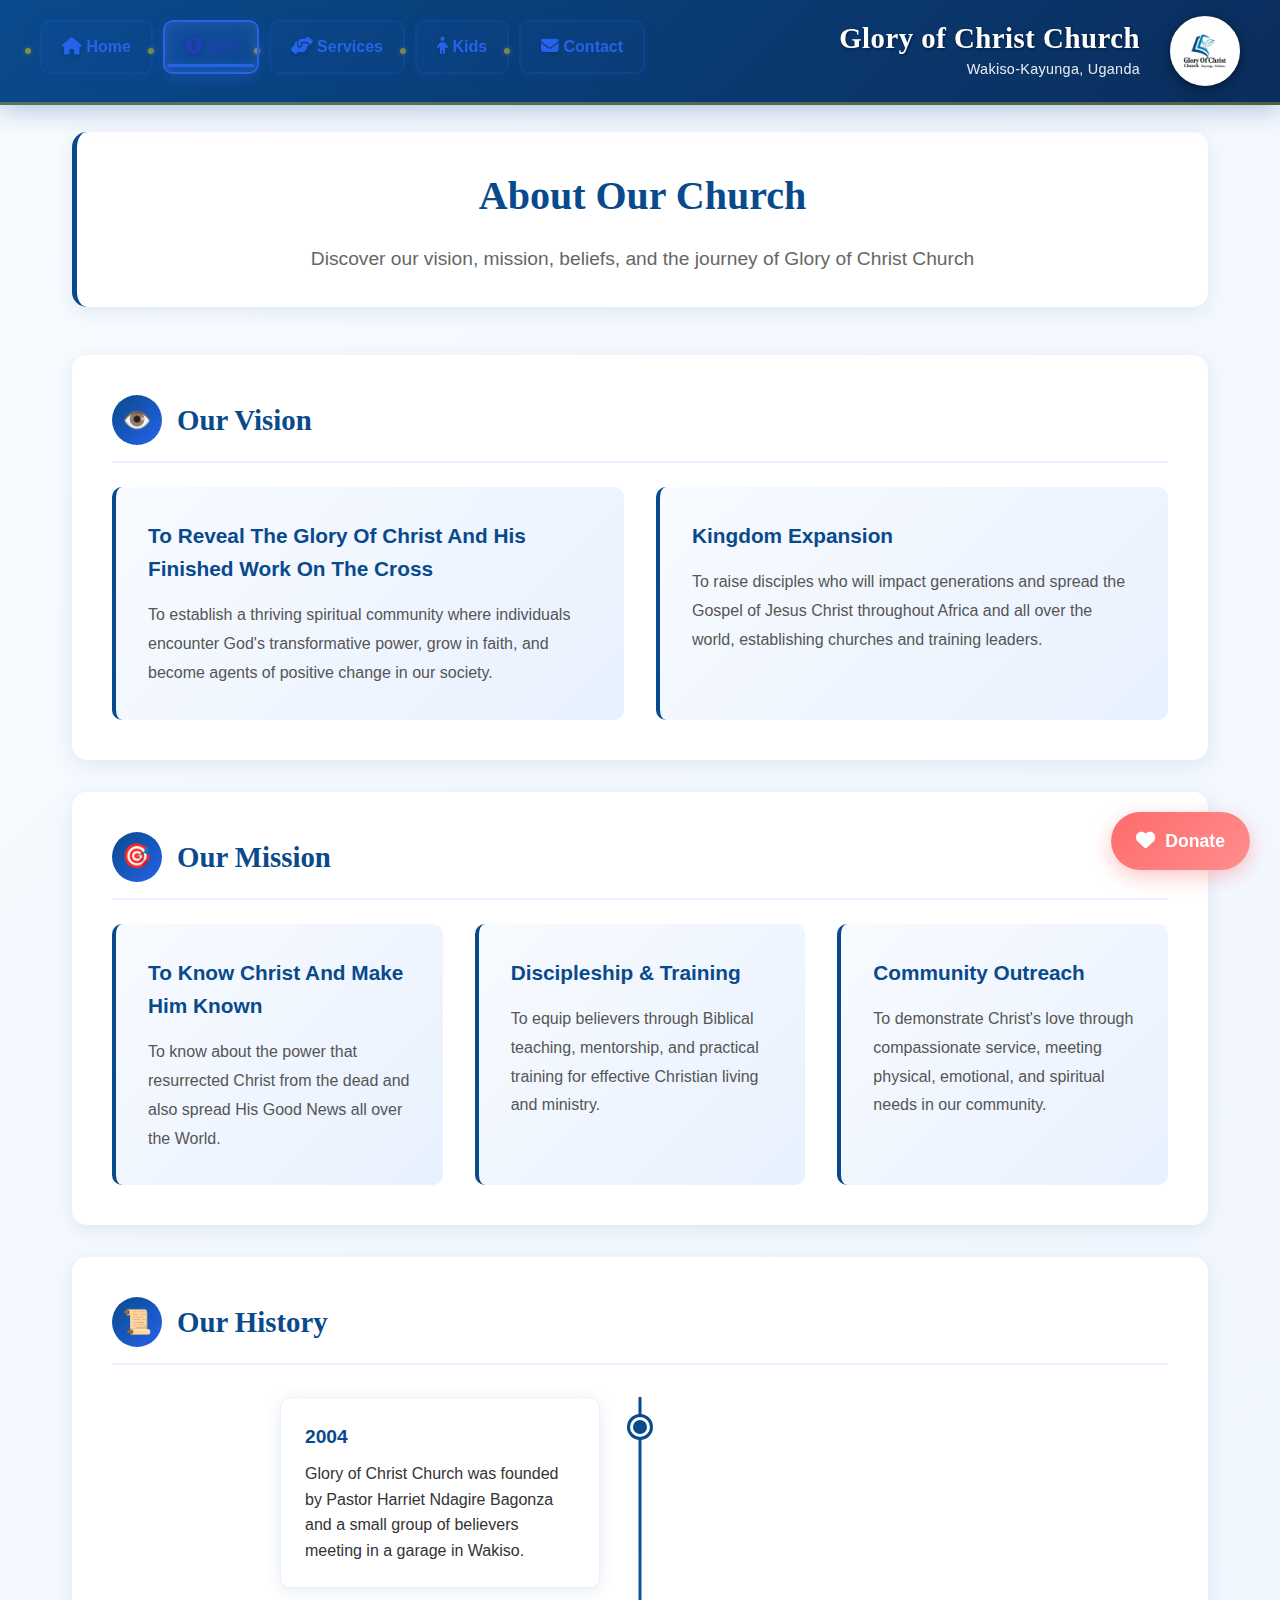
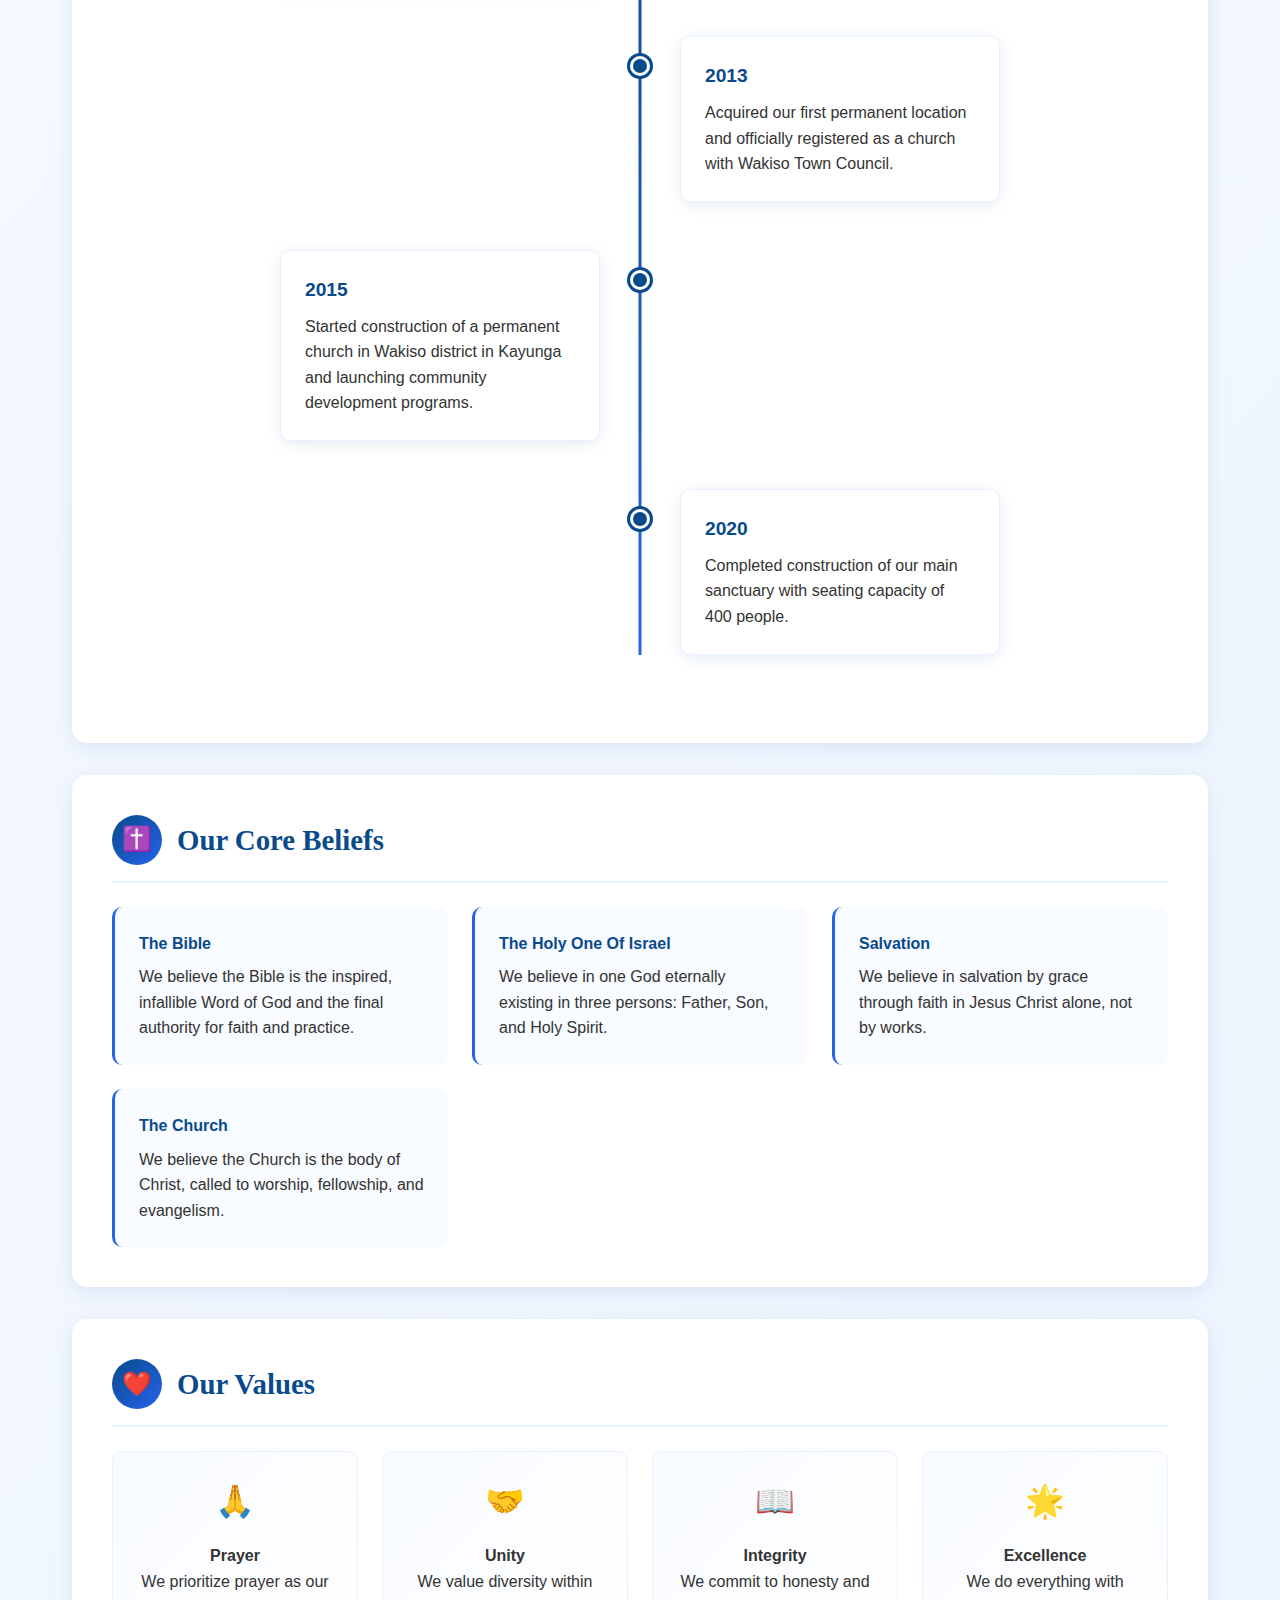
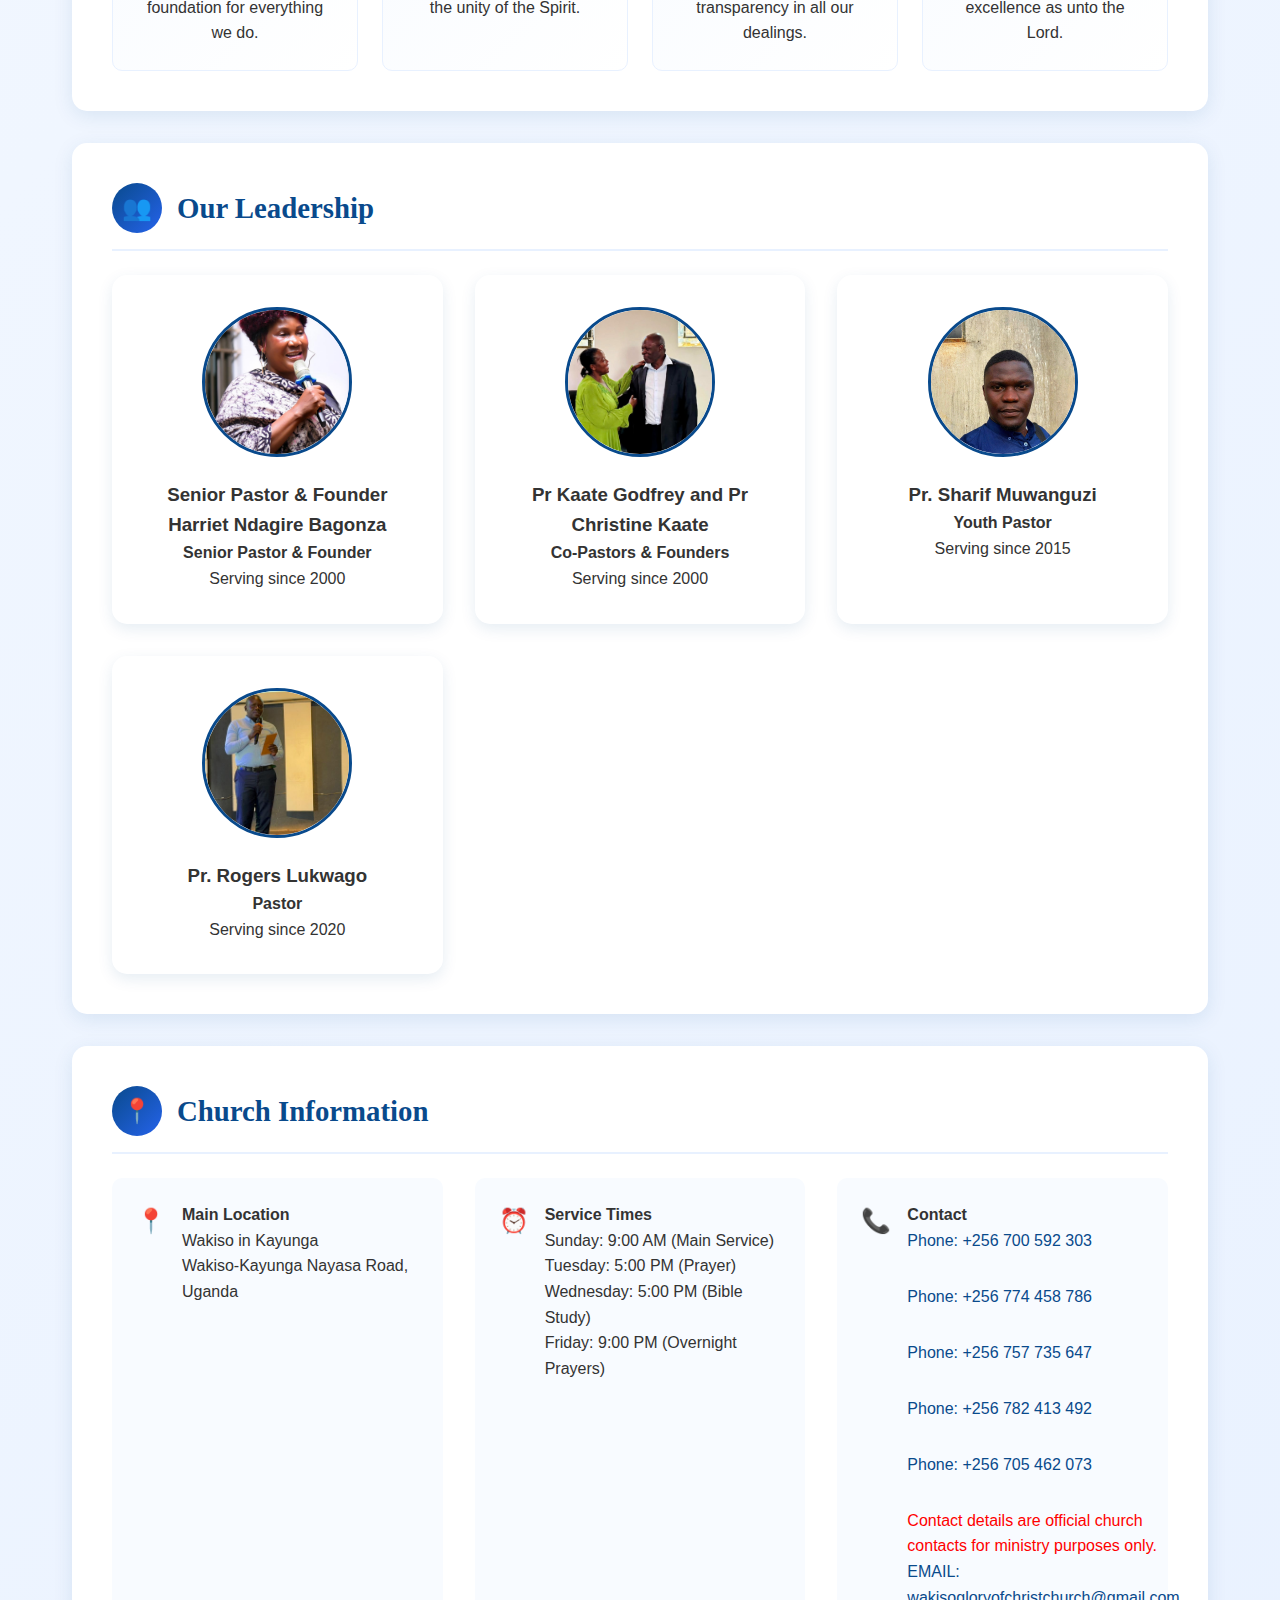
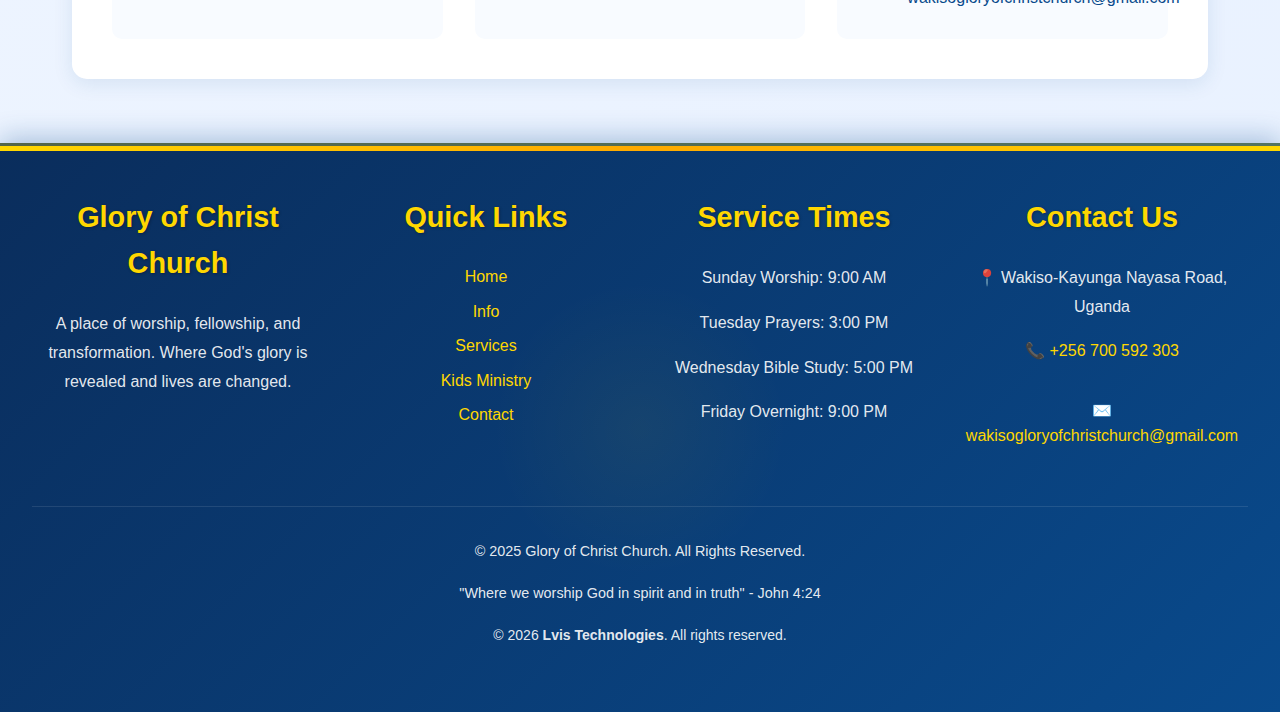
<file: info.html>
<!DOCTYPE html>
<html lang="en">
<head>
    <meta charset="UTF-8">
    <meta name="viewport" content="width=device-width, initial-scale=1.0">
    <title>Church Information - Glory of Christ Church Wakiso-Kayunga, Uganda</title>
    
    <!-- SEO Meta Tags -->
    <meta name="description" content="Discover the vision, mission, history, beliefs and leadership of Glory of Christ Church in Wakiso-Kayunga, Uganda. Learn about Pastor Harriet Ndagire Bagonza and our Christ-centered ministry.">
    <meta name="keywords" content="Glory of Christ Church information, church about us, Uganda church history, Wakiso church beliefs, Pastor Harriet Ndagire Bagonza, church leadership Uganda, church vision mission, Christian church Uganda">
    <meta name="author" content="Glory of Christ Church">
    <meta name="robots" content="index, follow">
    <meta name="language" content="English">
    <meta name="revisit-after" content="7 days">
    
    <!-- Open Graph for Social Media -->
    <meta property="og:type" content="website">
    <meta property="og:url" content="https://gloryofchristchurch.org/info.html">
    <meta property="og:title" content="Church Information - Glory of Christ Church Wakiso-Kayunga">
    <meta property="og:description" content="Learn about our vision, mission, beliefs, history and leadership at Glory of Christ Church in Wakiso-Kayunga, Uganda.">
    <meta property="og:image" content="https://gloryofchristchurch.org/Pastor1.jpg">
    <meta property="og:site_name" content="Glory of Christ Church">
    
    <!-- Twitter Cards -->
    <meta property="twitter:card" content="summary_large_image">
    <meta property="twitter:url" content="https://gloryofchristchurch.org/info.html">
    <meta property="twitter:title" content="About Glory of Christ Church Uganda">
    <meta property="twitter:description" content="Discover our vision, mission, history and beliefs. Wakiso-Kayunga church since 2004.">
    <meta property="twitter:image" content="https://gloryofchristchurch.org/Pastor1.jpg">
    
    <!-- Canonical URL -->
    <link rel="canonical" href="https://gloryofchristchurch.org/info.html">
    
    <!-- Page Relationships -->
    <link rel="prev" href="https://gloryofchristchurch.org/index.html">
    <link rel="next" href="https://gloryofchristchurch.org/services.html">
    
    <!-- Favicon -->
    <link rel="icon" type="image/jpg" href="elvis.jpg">
    <link rel="apple-touch-icon" href="elvis.jpg">
    
    <!-- Schema.org Structured Data for Local Church -->
    <script type="application/ld+json">
    {
        "@context": "https://schema.org",
        "@type": "Church",
        "name": "Glory of Christ Church",
        "description": "A Christ-centered church in Wakiso-Kayunga, Uganda focused on revealing the glory of Christ through worship, prayer, and community service.",
        "url": "https://gloryofchristchurch.org",
        "logo": "https://gloryofchristchurch.org/elvis.jpg",
        "image": "https://gloryofchristchurch.org/Pastor1.jpg",
        "address": {
            "@type": "PostalAddress",
            "streetAddress": "Nayasa Road",
            "addressLocality": "Wakiso-Kayunga",
            "addressRegion": "Central Region",
            "addressCountry": "Uganda"
        },
        "telephone": "+256700592303",
        "email": "wakisogloryofchristchurch@gmail.com",
        "foundingDate": "2000",
        "foundingLocation": "Wakiso, Uganda",
        "founder": {
            "@type": "Person",
            "name": "Pastor Harriet Ndagire Bagonza",
            "jobTitle": "Senior Pastor & Founder"
        },
        "openingHoursSpecification": [
            {
                "@type": "OpeningHoursSpecification",
                "dayOfWeek": "Sunday",
                "opens": "08:00",
                "closes": "20:00"
            },
            {
                "@type": "OpeningHoursSpecification",
                "dayOfWeek": "Tuesday",
                "opens": "08:00",
                "closes": "20:00"
            },
            {
                "@type": "OpeningHoursSpecification",
                "dayOfWeek": "Wednesday",
                "opens": "08:00",
                "closes": "20:00"
            },
            {
                "@type": "OpeningHoursSpecification",
                "dayOfWeek": "Friday",
                "opens": "20:00",
                "closes": "22:59"
            },
            {
                "@type": "OpeningHoursSpecification",
                "dayOfWeek": "Saturday",
                "opens": "00:00",
                "closes": "07:00"
            }

        ],
        "sameAs": []
    }
    </script>
    
    <!-- Additional Schema for Leadership -->
    <script type="application/ld+json">
    {
        "@context": "https://schema.org",
        "@type": "ItemList",
        "name": "Church Leadership Team",
        "description": "Leadership team of Glory of Christ Church",
        "itemListElement": [
            {
                "@type": "ListItem",
                "position": 1,
                "item": {
                    "@type": "Person",
                    "name": "Pastor Harriet Ndagire Bagonza",
                    "jobTitle": "Senior Pastor & Founder",
                    "worksFor": {
                        "@type": "Organization",
                        "name": "Glory of Christ Church"
                    }
                }
            },
            {
                "@type": "ListItem",
                "position": 2,
                "item": {
                    "@type": "Person",
                    "name": "Pr Kaate Godfrey and Pr Christine Kaate",
                    "jobTitle": "Co-Pastors",
                    "worksFor": {
                        "@type": "Organization",
                        "name": "Glory of Christ Church"
                    }
                }
            },
            {
                "@type": "ListItem",
                "position": 3,
                "item": {
                    "@type": "Person",
                    "name": "Pr. Sharif Muwanguzi",
                    "jobTitle": "Youth Pastor",
                    "worksFor": {
                        "@type": "Organization",
                        "name": "Glory of Christ Church"
                    }
                }
            },
            {
                "@type": "ListItem",
                "position": 4,
                "item": {
                    "@type": "Person",
                    "name": "Pr. Rogers Lukwago",
                    "jobTitle": "Pastor",
                    "worksFor": {
                        "@type": "Organization",
                        "name": "Glory of Christ Church"
                    }
                }
            }
        ]
    }
    </script>

    <!-- Font Awesome for icons -->
    <link rel="stylesheet" href="https://cdnjs.cloudflare.com/ajax/libs/font-awesome/6.4.0/css/all.min.css">
    
    <!-- Google Fonts -->
    <link href="https://fonts.googleapis.com/css2?family=Merriweather:wght@400;700&family=Open+Sans:wght@400;600&display=swap" rel="stylesheet">
    
    <!-- Your CSS -->
    <link rel="stylesheet" href="style.css">
    <link rel="stylesheet" href="sidebar.css">
    
    <style>
        /* ====================================
           RESET & BASE STYLES
           ==================================== */
        * {
            margin: 0;
            padding: 0;
            box-sizing: border-box;
        }

        body {
            font-family: 'Segoe UI', Tahoma, Geneva, Verdana, sans-serif;
            line-height: 1.6;
            color: #333;
            background: linear-gradient(135deg, #f8fbff 0%, #e8f1ff 100%);
            min-height: 100vh;
        }

        /* ====================================
           HEADER
           ==================================== */
        .site-header {
            background: linear-gradient(135deg, #094a8c 0%, #0a2d5c 100%);
            color: white;
            padding: 1rem 2rem;
            box-shadow: 0 4px 20px rgba(0, 0, 0, 0.15);
        }

        .header-container {
            max-width: 1200px;
            margin: 0 auto;
            display: flex;
            justify-content: space-between;
            align-items: center;
        }

        .logo {
            display: flex;
            align-items: center;
            gap: 15px;
            text-decoration: none;
        }

        .logo-img {
            width: 70px;
            height: 70px;
            border-radius: 50%;
            border: 3px solid white;
            background: white;
            padding: 5px;
        }

        .logo-text {
            display: flex;
            flex-direction: column;
        }

        .church-name {
            font-size: 1.8rem;
            font-weight: bold;
            color: white;
            font-family: 'Georgia', serif;
        }

        .church-tagline {
            font-size: 0.9rem;
            color: rgba(255, 255, 255, 0.9);
        }

        /* Navigation Styles */
        .main-nav {
            display: flex;
            align-items: center;
        }

        .main-nav ul {
            display: flex;
            list-style: none;
            gap: 1.5rem;
            margin: 0;
            padding: 0;
        }

        .main-nav a {
            color: white;
            text-decoration: none;
            padding: 0.5rem 1rem;
            border-radius: 5px;
            transition: background 0.3s;
        }

        .main-nav a:hover,
        .main-nav a.active {
            background: rgba(255, 255, 255, 0.2);
        }

        .menu-toggle {
            display: none;
            background: none;
            border: none;
            color: white;
            font-size: 1.5rem;
            cursor: pointer;
        }

        /* ====================================
           MAIN CONTENT
           ==================================== */
        main {
            max-width: 1200px;
            margin: 2rem auto;
            padding: 0 2rem;
        }

        /* ====================================
           PAGE HEADER
           ==================================== */
        .page-header {
            text-align: center;
            margin-bottom: 3rem;
            padding: 2rem;
            background: white;
            border-radius: 15px;
            box-shadow: 0 5px 20px rgba(9, 74, 140, 0.1);
            border-left: 5px solid #094a8c;
        }

        .page-title {
            color: #094a8c;
            font-size: 2.5rem;
            margin-bottom: 1rem;
            font-family: 'Georgia', serif;
        }

        .page-subtitle {
            color: #666;
            font-size: 1.2rem;
            max-width: 800px;
            margin: 0 auto;
        }

        /* ====================================
           CHURCH INFO SECTIONS
           ==================================== */
        .info-container {
            display: grid;
            gap: 2rem;
        }

        .info-section {
            background: white;
            border-radius: 15px;
            padding: 2.5rem;
            box-shadow: 0 5px 20px rgba(9, 74, 140, 0.1);
            transition: transform 0.3s ease;
        }

        .info-section:hover {
            transform: translateY(-5px);
        }

        .section-header {
            display: flex;
            align-items: center;
            gap: 15px;
            margin-bottom: 1.5rem;
            padding-bottom: 1rem;
            border-bottom: 2px solid #e8f1ff;
        }

        .section-icon {
            width: 50px;
            height: 50px;
            background: linear-gradient(135deg, #094a8c, #2563eb);
            border-radius: 50%;
            display: flex;
            align-items: center;
            justify-content: center;
            color: white;
            font-size: 1.5rem;
        }

        .section-title {
            color: #094a8c;
            font-size: 1.8rem;
            font-family: 'Georgia', serif;
        }

        /* Vision & Mission Cards */
        .vision-mission-grid {
            display: grid;
            grid-template-columns: repeat(auto-fit, minmax(300px, 1fr));
            gap: 2rem;
            margin-top: 1rem;
        }

        .card {
            background: linear-gradient(135deg, #f8fbff, #e8f1ff);
            border-radius: 10px;
            padding: 2rem;
            border-left: 4px solid #094a8c;
        }

        .card h3 {
            color: #094a8c;
            margin-bottom: 1rem;
            font-size: 1.3rem;
        }

        .card p {
            color: #555;
            line-height: 1.8;
        }

        /* Timeline for History */
        .timeline {
            position: relative;
            max-width: 800px;
            margin: 2rem auto 0;
        }

        .timeline::before {
            content: '';
            position: absolute;
            left: 50%;
            top: 0;
            bottom: 0;
            width: 3px;
            background: linear-gradient(to bottom, #094a8c, #2563eb);
            transform: translateX(-50%);
        }

        .timeline-item {
            position: relative;
            margin-bottom: 3rem;
            width: 50%;
            padding: 0 40px;
        }

        .timeline-item:nth-child(odd) {
            left: 0;
        }

        .timeline-item:nth-child(even) {
            left: 50%;
        }

        .timeline-content {
            background: white;
            padding: 1.5rem;
            border-radius: 10px;
            box-shadow: 0 3px 15px rgba(9, 74, 140, 0.1);
            border: 1px solid #e8f1ff;
        }

        .timeline-year {
            color: #094a8c;
            font-weight: bold;
            font-size: 1.2rem;
            margin-bottom: 0.5rem;
        }

        .timeline-dot {
            position: absolute;
            top: 20px;
            right: -10px;
            width: 20px;
            height: 20px;
            background: #094a8c;
            border-radius: 50%;
            border: 3px solid white;
            box-shadow: 0 0 0 3px #094a8c;
        }

        .timeline-item:nth-child(even) .timeline-dot {
            left: -10px;
            right: auto;
        }

        /* Beliefs List */
        .beliefs-grid {
            display: grid;
            grid-template-columns: repeat(auto-fit, minmax(250px, 1fr));
            gap: 1.5rem;
            margin-top: 1.5rem;
        }

        .belief-item {
            background: #f8fbff;
            padding: 1.5rem;
            border-radius: 10px;
            border-left: 3px solid #2563eb;
        }

        .belief-item h4 {
            color: #094a8c;
            margin-bottom: 0.5rem;
        }

        /* Values List */
        .values-list {
            display: grid;
            grid-template-columns: repeat(auto-fit, minmax(200px, 1fr));
            gap: 1.5rem;
            margin-top: 1.5rem;
        }

        .value-item {
            text-align: center;
            padding: 1.5rem;
            background: linear-gradient(135deg, #f8fbff, white);
            border-radius: 10px;
            border: 1px solid #e8f1ff;
        }

        .value-icon {
            font-size: 2rem;
            margin-bottom: 1rem;
            color: #094a8c;
        }

        /* Leadership Section */
        .leaders-grid {
            display: grid;
            grid-template-columns: repeat(auto-fit, minmax(250px, 1fr));
            gap: 2rem;
            margin-top: 1.5rem;
        }

        .leader-card {
            text-align: center;
            background: white;
            padding: 2rem;
            border-radius: 15px;
            box-shadow: 0 5px 15px rgba(9, 74, 140, 0.1);
        }

        .leader-img {
            width: 150px;
            height: 150px;
            border-radius: 50%;
            object-fit: cover;
            margin: 0 auto 1rem;
            border: 3px solid #094a8c;
        }

        /* Contact Info */
        .contact-info {
            display: grid;
            grid-template-columns: repeat(auto-fit, minmax(250px, 1fr));
            gap: 2rem;
            margin-top: 1.5rem;
        }

        .contact-item {
            display: flex;
            align-items: flex-start;
            gap: 1rem;
            padding: 1.5rem;
            background: #f8fbff;
            border-radius: 10px;
            text-decoration: none;
            color: inherit;
        }

        .contact-icon {
            color: #094a8c;
            font-size: 1.5rem;
        }

        .contact-item a {
            color: #094a8c;
            text-decoration: none;
            display: block;
            margin-bottom: 0.3rem;
        }

        .contact-item a:hover {
            text-decoration: underline;
        }

        /* ====================================
           FOOTER
           ==================================== */
        .site-footer {
            background: linear-gradient(135deg, #0a2d5c 0%, #094a8c 100%);
            color: white;
            padding: 3rem 2rem;
            margin-top: 4rem;
        }

        .footer-content {
            max-width: 1200px;
            margin: 0 auto;
            display: grid;
            grid-template-columns: repeat(auto-fit, minmax(250px, 1fr));
            gap: 2rem;
        }

        .footer-section h3 {
            color: #ffd700;
            margin-bottom: 1.5rem;
            font-size: 1.3rem;
        }

        .footer-section ul {
            list-style: none;
            padding: 0;
        }

        .footer-section a {
            color: white;
            text-decoration: none;
            display: block;
            margin-bottom: 0.5rem;
        }

        .footer-section a:hover {
            color: #ffd700;
        }

        .footer-bottom {
            text-align: center;
            margin-top: 3rem;
            padding-top: 2rem;
            border-top: 1px solid rgba(255, 255, 255, 0.1);
            color: rgba(255, 255, 255, 0.8);
        }

        /* ====================================
           RESPONSIVE DESIGN
           ==================================== */
        @media (max-width: 768px) {
            .header-container {
                flex-direction: column;
                gap: 1rem;
            }
            
            .menu-toggle {
                display: block;
            }
            
            .main-nav ul {
                flex-direction: column;
                display: none;
                width: 100%;
            }
            
            .main-nav.active ul {
                display: flex;
            }
            
            .page-title {
                font-size: 2rem;
            }
            
            .info-section {
                padding: 1.5rem;
            }
            
            .timeline::before {
                left: 30px;
            }
            
            .timeline-item {
                width: 100%;
                left: 0 !important;
                padding-left: 80px;
                padding-right: 0;
            }
            
            .timeline-dot {
                left: 20px !important;
                right: auto !important;
            }
        }
        /* Keep sidebar always functional */
            .sidebar {
                display: flex; /* normal sidebar display */
                flex-direction: column;
        }
        /* Only hide tabs inside sidebar on mobile */
@media (max-width: 992px) {
  .sidebar-tabs {
    display: none; /* hide tabs in mobile sidebar */
  }
}

        /* ===== MOBILE SIDEBAR ===== */
.mobile-nav {
  position: fixed;
  top: 0;
  left: -280px;
  width: 260px;
  height: 100vh;
  background: #111;
  color: #fff;
  z-index: 1001;
  padding: 20px;
  transition: left 0.3s ease;
  overflow-y: auto;
}
.mobile-nav.active {
  left: 0;
}
/* Close button */
.menu-close {
  background: none;
  border: none;
  color: #fff;
  font-size: 30px;
  cursor: pointer;
  margin-bottom: 20px;
}
/* Links */
.mobile-nav ul {
  list-style: none;
  padding: 0;
}
.mobile-nav li {
  margin-bottom: 16px;
}

.mobile-nav a {
  color: #fff;
  text-decoration: none;
  font-size: 16px;
  display: flex;
  align-items: center;
  gap: 10px;
}
/* Overlay */
.sidebar-overlay {
  position: fixed;
  inset: 0;
  background: rgba(0,0,0,0.6);
  z-index: 1000;
  opacity: 0;
  visibility: hidden;
  transition: 0.3s;
}
.sidebar-overlay.active {
  opacity: 1;
  visibility: visible;
}
/* Only hide tabs inside sidebar on mobile */
@media (max-width: 992px) {
  .sidebar-tabs {
    display: none; /* hide tabs in mobile sidebar */
  }
}
/* ===== DESKTOP: HIDE SIDEBAR COMPLETELY ===== */
@media (min-width: 992px) {
  .mobile-nav,
  .sidebar-overlay,
  .menu-toggle {
    display: none !important;
  }
}
.desktop-nav ul {
  display: flex;
  list-style: none;
  gap: 1.5rem;
}

.desktop-nav a {
  color: white;
  text-decoration: none;
  padding: 0.5rem 1rem;
}
/* Hide header when sidebar is open */
body.sidebar-open .site-header {
  opacity: 0;
  pointer-events: none;
}

@media (max-width: 991px) {
  .desktop-nav {
    display: none !important;
  }
}
  /* Active link styling */
    nav a.active {
      color: #ffd700;
      background: rgba(255, 215, 0, 0.1);
    }
    /* Container for floating button and options */
.floating-donate-container {
    position: fixed;
    bottom: 30px;
    right: 30px;
    z-index: 9999;
}

/* Main floating button */
.floating-donate-btn {
    background: linear-gradient(135deg, #ff6b6b, #ff8e8e);
    color: white;
    padding: 15px 25px;
    border-radius: 50px;
    font-size: 1.1rem;
    font-weight: 600;
    text-decoration: none;
    box-shadow: 0 6px 20px rgba(255, 107, 107, 0.4);
    display: flex;
    align-items: center;
    gap: 10px;
    transition: all 0.3s ease;
}

.floating-donate-btn:hover {
    transform: translateY(-3px);
    box-shadow: 0 8px 25px rgba(255, 107, 107, 0.6);
    background: linear-gradient(135deg, #ff8e8e, #ff6b6b);
}

.floating-donate-btn i {
    font-size: 1.2rem;
}

/* Donate options menu (hidden by default) */
.donate-options {
    display: none;
    flex-direction: column;
    margin-top: 10px;
}

.donate-options a {
    background: #ff6b6b;
    color: white;
    padding: 10px 20px;
    border-radius: 30px;
    margin-bottom: 5px;
    text-decoration: none;
    font-weight: 500;
    text-align: center;
    transition: all 0.3s ease;
}

.donate-options a:hover {
    background: #ff8e8e;
}

/* Mobile adjustment */
@media (max-width: 768px) {
    .floating-donate-btn {
        padding: 12px 20px;
        font-size: 1rem;
    }

    .donate-options a {
        padding: 8px 16px;
        font-size: 0.9rem;
    }
}


/* Navigation links */
.nav-link {
    color: #333;              /* normal color */
    text-decoration: none;
    padding: 8px 15px;
    display: inline-block;
    transition: all 0.3s ease;
    font-weight: 500;
    border-radius: 5px;
}

.nav-link:hover {
    background-color: #f4f4f4;
    color: #007bff;
}

/* Active page */
.nav-link.active {
    background-color: #007bff;
    color: #fff;
    font-weight: 600;
    box-shadow: 0 4px 6px rgba(0,0,0,0.1);
}


    </style>
    <link rel="stylesheet" href="sidebar.css">

</head>
<body>
<!-- ====================================
   HEADER for info.html
   ==================================== -->
<header class="site-header">
    <div class="header-container">

        <a href="index.html" class="logo">
            <img src="elvis.jpg" alt="Glory of Christ Church Logo" class="logo-img">
            <div class="logo-text">
                <div class="church-name">Glory of Christ Church</div>
                <div class="church-tagline">Wakiso-Kayunga, Uganda</div>
            </div>
        </a>
        
        <!-- Navigation Bar -->
        

             <!-- Hamburger Menu Button - LEFT -->
    <button class="menu-toggle" id="menuToggle">
      <i class="fas fa-bars"></i>
      <span class="menu-text">Menu</span>
    </button>

    <!-- Mobile Sidebar Navigation (ONLY ONE) -->
    <div class="mobile-nav" id="mobileNav">
      <button class="menu-close" id="menuClose" aria-label="Close navigation menu">×</button>
        <nav>   
            <ul>
                <li><a href="index.html" class="nav-link">Home</a></li>
                <li><a href="info.html" class="nav-link active">Info</a></li>
                <li><a href="services.html" class="nav-link">Services</a></li>
                <li><a href="kids.html" class="nav-link">Kids</a></li>
                <li><a href="contact.html" class="nav-link">Contact</a></li>
                 <li style="margin-top:20px;"></li>
            </ul>

        </nav>
    </div>
    
    <!-- Overlay (ONLY ONE) -->
    <div class="sidebar-overlay" id="sidebarOverlay"></div>
    
 <!-- Desktop Navigation -->
    <nav class="desktop-nav">
      <ul>
        <li><a href="index.html" class="nav-link active"><i class="fas fa-home"></i> Home</a></li>
        <li><a href="info.html" class="nav-link"><i class="fas fa-info-circle"></i> Info</a></li>
        <li><a href="services.html" class="nav-link"><i class="fas fa-hands-helping"></i> Services</a></li>
        <li><a href="kids.html" class="nav-link"><i class="fas fa-child"></i> Kids</a></li>
        <li><a href="contact.html" class="nav-link"><i class="fas fa-envelope"></i> Contact</a></li>
      </ul>
</header>


    <!-- MAIN CONTENT -->
    <main>
        <!-- PAGE HEADER -->
        <div class="page-header">
            <h1 class="page-title">About Our Church</h1>
            <p class="page-subtitle">Discover our vision, mission, beliefs, and the journey of Glory of Christ Church</p>
        </div>

        <!-- CHURCH INFORMATION CONTAINER -->
        <div class="info-container">
            <!-- VISION SECTION -->
            <section class="info-section">
                <div class="section-header">
                    <div class="section-icon">👁️</div>
                    <h2 class="section-title">Our Vision</h2>
                </div>
                <div class="vision-mission-grid">
                    <div class="card">
                        <h3>To Reveal The Glory Of Christ And His Finished Work On The Cross</h3>
                        <p>To establish a thriving spiritual community where individuals encounter God's transformative power, grow in faith, and become agents of positive change in our society.</p>
                    </div>
                    <div class="card">
                        <h3>Kingdom Expansion</h3>
                        <p>To raise disciples who will impact generations and spread the Gospel of Jesus Christ throughout Africa and all over the world, establishing churches and training leaders.</p>
                    </div>
                </div>
            </section>

            <!-- MISSION SECTION -->
            <section class="info-section">
                <div class="section-header">
                    <div class="section-icon">🎯</div>
                    <h2 class="section-title">Our Mission</h2>
                </div>
                <div class="vision-mission-grid">
                    <div class="card">
                        <h3>To Know Christ And Make Him Known</h3>
                        <p>To know about the power that resurrected Christ from the dead and also spread His Good News all over the World.</p>
                    </div>
                    <div class="card">
                        <h3>Discipleship & Training</h3>
                        <p>To equip believers through Biblical teaching, mentorship, and practical training for effective Christian living and ministry.</p>
                    </div>
                    <div class="card">
                        <h3>Community Outreach</h3>
                        <p>To demonstrate Christ's love through compassionate service, meeting physical, emotional, and spiritual needs in our community.</p>
                    </div>
                </div>
            </section>

            <!-- HISTORY SECTION -->
            <section class="info-section">
                <div class="section-header">
                    <div class="section-icon">📜</div>
                    <h2 class="section-title">Our History</h2>
                </div>
                <div class="timeline">
                    <div class="timeline-item">
                        <div class="timeline-dot"></div>
                        <div class="timeline-content">
                            <div class="timeline-year">2004</div>
                            <p>Glory of Christ Church was founded by Pastor Harriet Ndagire Bagonza and a small group of believers meeting in a garage in Wakiso.</p>
                        </div>
                    </div>
                    <div class="timeline-item">
                        <div class="timeline-dot"></div>
                        <div class="timeline-content">
                            <div class="timeline-year">2013</div>
                            <p>Acquired our first permanent location and officially registered as a church with Wakiso Town Council.</p>
                        </div>
                    </div>
                    <div class="timeline-item">
                        <div class="timeline-dot"></div>
                        <div class="timeline-content">
                            <div class="timeline-year">2015</div>
                            <p>Started construction of a permanent church in Wakiso district in Kayunga and launching community development programs.</p>
                        </div>
                    </div>
                    <div class="timeline-item">
                        <div class="timeline-dot"></div>
                        <div class="timeline-content">
                            <div class="timeline-year">2020</div>
                            <p>Completed construction of our main sanctuary with seating capacity of 400 people.</p>
                        </div>
                    </div>
                </div>
            </section>

            <!-- BELIEFS SECTION -->
            <section class="info-section">
                <div class="section-header">
                    <div class="section-icon">✝️</div>
                    <h2 class="section-title">Our Core Beliefs</h2>
                </div>
                <div class="beliefs-grid">
                    <div class="belief-item">
                        <h4>The Bible</h4>
                        <p>We believe the Bible is the inspired, infallible Word of God and the final authority for faith and practice.</p>
                    </div>
                    <div class="belief-item">
                        <h4>The Holy One Of Israel</h4>
                        <p>We believe in one God eternally existing in three persons: Father, Son, and Holy Spirit.</p>
                    </div>
                    <div class="belief-item">
                        <h4>Salvation</h4>
                        <p>We believe in salvation by grace through faith in Jesus Christ alone, not by works.</p>
                    </div>
                    <div class="belief-item">
                        <h4>The Church</h4>
                        <p>We believe the Church is the body of Christ, called to worship, fellowship, and evangelism.</p>
                    </div>
                </div>
            </section>

            <!-- VALUES SECTION -->
            <section class="info-section">
                <div class="section-header">
                    <div class="section-icon">❤️</div>
                    <h2 class="section-title">Our Values</h2>
                </div>
                <div class="values-list">
                    <div class="value-item">
                        <div class="value-icon">🙏</div>
                        <h4>Prayer</h4>
                        <p>We prioritize prayer as our foundation for everything we do.</p>
                    </div>
                    <div class="value-item">
                        <div class="value-icon">🤝</div>
                        <h4>Unity</h4>
                        <p>We value diversity within the unity of the Spirit.</p>
                    </div>
                    <div class="value-item">
                        <div class="value-icon">📖</div>
                        <h4>Integrity</h4>
                        <p>We commit to honesty and transparency in all our dealings.</p>
                    </div>
                    <div class="value-item">
                        <div class="value-icon">🌟</div>
                        <h4>Excellence</h4>
                        <p>We do everything with excellence as unto the Lord.</p>
                    </div>
                </div>
            </section>

            <!-- LEADERSHIP SECTION -->
            <section class="info-section">
                <div class="section-header">
                    <div class="section-icon">👥</div>
                    <h2 class="section-title">Our Leadership</h2>
                </div>
                <div class="leaders-grid">
                    <div class="leader-card">
                        <img src="Pastor1.jpg" alt="Senior Pastor Harriet Ndagire Bagonza" class="leader-img">
                        <h3>Senior Pastor & Founder Harriet Ndagire Bagonza</h3>
                        <p><strong>Senior Pastor & Founder</strong></p>
                        <p>Serving since 2000</p>
                    </div>
                    <div class="leader-card">
                        <img src="Kaates.jpg" alt="Co-Pastors Kaate Godfrey and Christine Kaate" class="leader-img">
                        <h3>Pr Kaate Godfrey and Pr Christine Kaate</h3>
                        <p><strong>Co-Pastors & Founders</strong></p>
                        <p>Serving since 2000</p>
                    </div>
                    <div class="leader-card">
                        <img src="sh1.jpg" alt="Youth Pastor Sharif Muwanguzi" class="leader-img">
                        <h3>Pr. Sharif Muwanguzi</h3>
                        <p><strong>Youth Pastor</strong></p>
                        <p>Serving since 2015</p>
                    </div>
                    <div class="leader-card">
                        <img src="r.jpg" alt="Pastor Rogers Lukwago" class="leader-img">
                        <h3>Pr. Rogers Lukwago</h3>
                        <p><strong>Pastor</strong></p>
                        <p>Serving since 2020</p>
                    </div>
                </div>
            </section>

            <!-- CONTACT INFO -->
            <section class="info-section">
                <div class="section-header">
                    <div class="section-icon">📍</div>
                    <h2 class="section-title">Church Information</h2>
                </div>
                <div class="contact-info">
                    <div class="contact-item">
                        <div class="contact-icon">📍</div>
                        <div>
                            <h4>Main Location</h4>
                            <p>Wakiso in Kayunga<br>Wakiso-Kayunga Nayasa Road, Uganda</p>
                        </div>
                    </div>
                    <div class="contact-item">
                        <div class="contact-icon">⏰</div>
                        <div>
                            <h4>Service Times</h4>
                            <p>Sunday: 9:00 AM (Main Service)<br>Tuesday: 5:00 PM (Prayer)<br>Wednesday: 5:00 PM (Bible Study)<br>Friday: 9:00 PM (Overnight Prayers)</p>
                        </div>
                    </div>
                    <div class="contact-item">
                        <div class="contact-icon">📞</div>
                        <div>
                            <h4>Contact</h4>
                            <a href="tel:+256700592303">Phone: +256 700 592 303</a><br>
                            <a href="tel:+256774458786">Phone: +256 774 458 786</a><br>
                            <a href="tel:+256757735647">Phone: +256 757 735 647</a><br>
                            <a href="tel:+256782413492">Phone: +256 782 413 492</a><br>
                            <a href="tel:+256705462073">Phone: +256 705 462 073</a><br>
                            <p style="color: red;" class="small-note">
Contact details are official church contacts for ministry purposes only.
</p>

                            <a href="mailto:wakisogloryofchristchurch@gmail.com">EMAIL: wakisogloryofchristchurch@gmail.com</a>
                        </div>
                    </div>
                </div>
            </section>
        </div>
    </main>

    <!-- ====================================
   FOOTER for info.html
   ==================================== -->
<footer class="site-footer">
    <div class="footer-content">
        <div class="footer-section">
            <h3>Glory of Christ Church</h3>
            <p>A place of worship, fellowship, and transformation. Where God's glory is revealed and lives are changed.</p>
        </div>
        <div class="footer-section">
            <h3>Quick Links</h3>
            <ul>
                <li><a href="index.html">Home</a></li>
                <li><a href="info.html">Info</a></li>
                <li><a href="services.html">Services</a></li>
                <li><a href="kids.html">Kids Ministry</a></li>
                <li><a href="contact.html">Contact</a></li>
            </ul>
        </div>
        <div class="footer-section">
            <h3>Service Times</h3>
            <p>Sunday Worship: 9:00 AM</p>
            <p>Tuesday Prayers: 3:00 PM</p>
            <p>Wednesday Bible Study: 5:00 PM</p>
            <p>Friday Overnight: 9:00 PM</p>
        </div>
        <div class="footer-section">
            <h3>Contact Us</h3>
            <p>📍 Wakiso-Kayunga Nayasa Road, Uganda</p>
            <a href="tel:+256700592303">📞 +256 700 592 303</a><br>
            <a href="mailto:wakisogloryofchristchurch@gmail.com">✉️ wakisogloryofchristchurch@gmail.com</a> 
        </div>
    </div>
    
    <div class="footer-bottom">
        <p>&copy; 2025 Glory of Christ Church. All Rights Reserved.</p>
        <p>"Where we worship God in spirit and in truth" - John 4:24</p>
        <p style="text-align:center; font-size:14px; color:#555;">
    &copy; 2026 <strong>Lvis Technologies</strong>. All rights reserved.
</p>
    </div>
</footer>

    <script>
        /* ==============================
   2. MOBILE SIDEBAR MENU (FIXED)
   ============================== */
document.addEventListener("DOMContentLoaded", () => {
  const menuToggle = document.getElementById("menuToggle");
  const mobileNav = document.getElementById("mobileNav");
  const menuClose = document.getElementById("menuClose");
  const overlay = document.getElementById("sidebarOverlay");

  if (!menuToggle || !mobileNav || !overlay) return;

  function openMenu() {
    mobileNav.classList.add("active");
    overlay.classList.add("active");
    document.body.style.overflow = "hidden";
  }

  function closeMenu() {
    mobileNav.classList.remove("active");
    overlay.classList.remove("active");
    document.body.style.overflow = "";
  }

  menuToggle.addEventListener("click", e => {
    e.stopPropagation();
    openMenu();
  });

  menuClose?.addEventListener("click", closeMenu);
  overlay.addEventListener("click", closeMenu);

  mobileNav.querySelectorAll("a").forEach(link => {
    link.addEventListener("click", closeMenu);
  });

  document.addEventListener("keydown", e => {
    if (e.key === "Escape") closeMenu();
  });

  window.addEventListener("resize", () => {
    if (window.innerWidth > 992) closeMenu();
  });
});

        // Simple script for smooth scrolling
        document.querySelectorAll('a[href^="#"]').forEach(anchor => {
            anchor.addEventListener('click', function (e) {
                if (this.getAttribute('href').startsWith('#') && this.getAttribute('href').length > 1) {
                    e.preventDefault();
                    const target = document.querySelector(this.getAttribute('href'));
                    if (target) {
                        target.scrollIntoView({
                            behavior: 'smooth'
                        });
                    }
                }
            });
        });
        // Test adding and removing sidebar-open class
       // document.body.classList.add("sidebar-open");
        //document.body.classList.remove("sidebar-open");

    </script>
    <!-- Floating Donate Button -->
<div class="floating-donate-container">
    <a href="#" class="floating-donate-btn">
        <i class="fas fa-heart"></i> Donate
    </a>
    <div class="donate-options">
        <a href="tel:*165#" class="mtn-donate">MTN Mobile Money</a>
        <a href="tel:*185#" class="airtel-donate">Airtel Money</a>
    </div>
</div>

<script>
    const donateBtn = document.querySelector('.floating-donate-btn');
    const donateOptions = document.querySelector('.donate-options');

    donateBtn.addEventListener('click', function(e){
        e.preventDefault(); // prevent default link behavior
        donateOptions.style.display = donateOptions.style.display === 'flex' ? 'none' : 'flex';
    });
</script>
<script src="script.js"></script>
</body>
</html>
</file>
<file: sidebar.css>
/* 

.mobile-nav {
  position: fixed;
  top: 0;
  left: 0;
  width: 270px;
  height: 100vh;
  background: #111;
  color: #fff;
  padding: 20px;
  z-index: 1001;

  transform: translateX(-100%);
  transition: transform 0.3s ease;
  overflow-y: auto;
}

.mobile-nav.active {
  transform: translateX(0);
}

/* Close button */
/* .menu-close {
  background: #1e5eff;
  color: #fff;
  border: none;
  width: 42px;
  height: 42px;
  border-radius: 8px;
  font-size: 22px;
  cursor: pointer;
  margin-bottom: 20px;
} */

/* Links */
/* .mobile-nav nav ul {
  list-style: none;
  padding: 0;
  margin: 0;
}

.mobile-nav nav ul li {
  margin-bottom: 15px;
}

.mobile-nav .nav-link {
  display: flex;
  align-items: center;
  gap: 12px;

  color: #fff;
  text-decoration: none;
  font-size: 16px;
  padding: 14px 16px;
  border-radius: 12px;
  background: #2b2b2b;
  transition: background 0.3s ease;
}

.mobile-nav .nav-link:hover {
  background: #3a3a3a;
}

.mobile-nav .nav-link.active {
  background: #333;
  color: #ffd700; */
/* } */

/* Overlay */
/* .sidebar-overlay {
  position: fixed;
  inset: 0;
  background: rgba(0,0,0,0.6);
  z-index: 1000;
  opacity: 0;
  visibility: hidden;
  transition: 0.3s;
}

.sidebar-overlay.active {
  opacity: 1;
  visibility: visible;
} */

/* Toggle button */
/* .menu-toggle {
  display: none;
  font-size: 1.8rem;
  background: none;
  border: none;
  cursor: pointer;
} */

/* Mobile only */
/* @media (max-width: 991px) {
  .menu-toggle {
    display: block;
  }
} */

/* Desktop: hide sidebar */
/* @media (min-width: 992px) {
  .mobile-nav,
  .sidebar-overlay,
  .menu-toggle {
    display: none !important;
  }
}

 */
</file>
<file: style.css>
/* ====================================
   RESET & BASE
   ==================================== */
*,
*::before,
*::after {
  box-sizing: border-box;
  margin: 0;
  padding: 0;
}

body {
  font-family: system-ui, sans-serif;
  line-height: 1.6;
  color: #290478;
  background-color: #f9f9f9;
  overflow-x: hidden;
}

/* ====================================
   HEADER
   ==================================== */
.site-header {
  background-color: #094a8c;
  color: black;
  padding: 1rem;
  position: fixed;
  width: 100%;
  top: 0;
  z-index: 1000;
}

.site-header h1 {
  margin: 0;
}

nav ul {
  list-style: none;
  display: flex;
  gap: 1rem;
}

nav a {
  color: #4242a5;
  text-decoration: none;
  font-weight: bold;
}

nav a:hover,
nav a:focus {
  text-decoration: underline;
  color: #fff;
}

/* ====================================
   MAIN CONTENT
   ==================================== */
main {
  padding-top: 80px; /* Space for fixed header */
}

/* ====================================
   IMAGE SLIDER SECTION
   ==================================== */
.image-box {
  width: 100%;
  height: 100vh;
  position: relative;
  overflow: hidden;
  background-color: #000;
}

.image-slider {
  width: 100%;
  height: 100%;
  position: relative;
}

.image-slide {
  position: absolute;
  top: 0;
  left: 0;
  width: 100%;
  height: 100%;
  opacity: 0;
  transition: opacity 1s ease-in-out;
  z-index: 3;
}

.image-slide.active {
  opacity: 1;
  z-index: 2;
}

.image-slide img {
  width: 100%;
  height: 100%;
  object-fit: cover;
  image-rendering: -webkit-optimize-contrast;
  image-rendering: crisp-edges;
  -ms-interpolation-mode: bicubic;
  -webkit-transform: translateZ(0);
  transform: translateZ(0);
}

/* Slider Navigation Dots */
.slider-dots {
  position: absolute;
  bottom: 30px;
  left: 50%;
  transform: translateX(-50%);
  display: flex;
  gap: 12px;
  z-index: 3;
}

.dot {
  width: 14px;
  height: 14px;
  border-radius: 50%;
  background-color: rgba(255, 255, 255, 0.5);
  cursor: pointer;
  transition: all 0.3s ease;
}

.dot.active {
  background-color: #fff;
  transform: scale(1.2);
}

.dot:hover {
  background-color: rgba(255, 255, 255, 0.8);
}

/* Slider Navigation Arrows */
.slider-nav {
  position: absolute;
  top: 50%;
  transform: translateY(-50%);
  background-color: rgba(0, 0, 0, 0.5);
  color: white;
  border: none;
  width: 50px;
  height: 50px;
  border-radius: 50%;
  font-size: 24px;
  cursor: pointer;
  z-index: 200;
  transition: all 0.5s ease;
  display: flex;
  align-items: center;
  justify-content: center;
}

.slider-nav:hover {
  background-color: rgba(0, 0, 0, 0.8);
  transform: translateY(-50%) scale(1.1);
}

.slider-nav.prev {
  left: 20px;
}

.slider-nav.next {
  right: 20px;
}

/* ====================================
   PASTOR SECTION
   ==================================== */
.Pastor1 {
  min-height: 100vh;
  width: 100%;
  position: relative;
  overflow: hidden;
  background-color: #000;
  margin: 0;
  padding: 0;
}

.Pastor1 .slide {
  position: absolute;
  top: 0;
  left: 0;
  width: 100%;
  height: 100vh;
  opacity: 0;
  transition: opacity 1s ease-in-out;
}

.Pastor1 .slide.active {
  opacity: 1;
}

.Pastor1 .slide img {
  width: 100%;
  height: 100%;
  object-fit: cover;
}

.hero-text {
  position: absolute;
  top: 50%;
  left: 50%;
  transform: translate(-50%, -50%);
  text-align: center;
  color: white;
  background-color: rgba(0, 0, 0, 0.6);
  padding: 2rem;
  border-radius: 10px;
  max-width: 90%;
  width: 800px;
}

.hero-text h1 {
  font-size: 2.8rem;
  margin-bottom: 1rem;
  text-shadow: 2px 2px 5px rgba(0,0,0,0.8);
}

/* ====================================
   REGULAR SECTIONS
   ==================================== */
.section {
  min-height: auto;
  padding: 4rem 1.5rem;
  opacity: 0;
  transform: translateY(40px);
  transition: opacity 0.6s ease, transform 0.6s ease;
  text-align: center;
}

.section.visible {
  opacity: 1;
  transform: translateY(0);
}

.section h2 {
  font-size: 2.5rem;
  margin-bottom: 2rem;
  color: #2c3e50;
}

.section p,
.section ul {
  font-size: 1.2rem;
  line-height: 1.6;
  max-width: 800px;
  margin: 0 auto 2rem;
}

.section ul {
  list-style-position: inside;
  text-align: left;
  display: inline-block;
}

.section.alt {
  background-color: #f4f4f4;
}

/* ====================================
   LEADERS SECTION
   ==================================== */
.leaders {
  display: flex;
  flex-wrap: wrap;
  justify-content: center;
  gap: 2rem;
  margin-top: 2rem;
}

.leader {
  background: white;
  border-radius: 10px;
  padding: 2rem;
  box-shadow: 0 5px 15px rgba(0, 0, 0, 0.1);
  text-align: center;
  width: 250px;
}

.leader img {
  width: 150px;
  height: 150px;
  border-radius: 50%;
  object-fit: cover;
  margin-bottom: 1rem;
  border: 5px solid #094a8c;
}

.leader p:first-of-type {
  font-weight: bold;
  color: #094a8c;
  margin-bottom: 0.5rem;
}

/* ====================================
   FORM
   ==================================== */
form {
  max-width: 400px;
  display: flex;
  flex-direction: column;
  gap: 1rem;
  margin: 0 auto;
}

label {
  font-weight: 500;
}

input,
textarea {
  width: 100%;
  padding: 0.75rem;
  border: 1px solid #ccc;
  border-radius: 5px;
  font-size: 1rem;
}

button {
  background-color: #2563eb;
  color: #ffffff;
  border: none;
  padding: 0.75rem 1.5rem;
  cursor: pointer;
  border-radius: 5px;
  transition: background-color 0.3s ease;
  font-size: 1rem;
  font-weight: bold;
}

button:hover {
  background-color: #1e40af;
}

/* ====================================
   LOGO
   ==================================== */
.logo {
  display: flex;
  align-items: center;
  gap: 10px;
}

.logo-img {
  height: 80px;
  width: auto;
  border-radius: 50%;
}

.logo-text {
  font-size: 1.5rem;
  font-weight: bold;
  color: #e9e6e6;
}

/* ====================================
   FOOTER
   ==================================== */
.site-footer {
  text-align: center;
  padding: 2rem;
  background-color: #094a8c;
  color: white;
}

/* ====================================
   RESPONSIVE DESIGN
   ==================================== */
@media (max-width: 768px) {
  .image-box {
    height: 80vh;
  }
  
  .hero-text h1 {
    font-size: 2rem;
    padding: 1rem;
  }
  
  .section h2 {
    font-size: 2rem;
  }
  
  .leaders {
    flex-direction: column;
    align-items: center;
  }
  
  .logo-img {
    height: 60px;
  }
  
  nav ul {
    flex-wrap: wrap;
    justify-content: center;
  }
}

@media (max-width: 480px) {
  .hero-text h1 {
    font-size: 1.6rem;
  }
  
  .section {
    padding: 2rem 1rem;
  }
  
  .section h2 {
    font-size: 1.8rem;
  }
}

/* ====================================
   HEADER ENHANCEMENTS
   ==================================== */

/* Improved Header with Scroll Effect */
.site-header {
  background: linear-gradient(135deg, #094a8c 0%, #0a2d5c 100%);
  color: rgb(28, 20, 175);
  padding: 0.8rem 1.5rem;
  box-shadow: 0 4px 20px rgba(0, 0, 0, 0.15);
  transition: all 0.3s ease;
  backdrop-filter: blur(10px);
  background-color: rgba(9, 74, 140, 0.95);
}

/* Scrolled state - shrinks when scrolling */
.site-header.scrolled {
  padding: 0.5rem 1.5rem;
  box-shadow: 0 6px 25px rgba(0, 0, 0, 0.2);
  background: linear-gradient(135deg, #0a2d5c 0%, #08315c 100%);
}

/* Container for header content */
.header-container {
  display: flex;
  justify-content: space-between;
  align-items: center;
  max-width: 1200px;
  margin: 0 auto;
}

/* ====================================
   LOGO ENHANCEMENTS
   ==================================== */

/* Logo styling */
.logo {
  display: flex;
  align-items: center;
  gap: 15px;
  text-decoration: none;
  transition: transform 0.3s ease;
}

.logo:hover {
  transform: translateY(-2px);
}

/* Logo container for effects */
.logo-container {
  position: relative;
}

/* Improved logo image */
.logo-img {
  height: 70px;
  width: 70px;
  border-radius: 50%;
  object-fit: cover;
  border: 3px solid rgba(255, 255, 255, 0.9);
  box-shadow: 0 4px 15px rgba(0, 0, 0, 0.2);
  filter: drop-shadow(0 2px 4px rgba(0, 0, 0, 0.3));
  transition: all 0.3s ease;
  background: white;
  padding: 3px;
}

/* Smaller logo when scrolled */
.site-header.scrolled .logo-img {
  height: 60px;
  width: 60px;
}

/* Logo hover effect */
.logo-img:hover {
  transform: scale(1.05);
  box-shadow: 0 6px 20px rgba(0, 0, 0, 0.3);
}

/* Logo glow effect */
.logo-container::after {
  content: '';
  position: absolute;
  top: 50%;
  left: 50%;
  transform: translate(-50%, -50%);
  width: 80px;
  height: 80px;
  border-radius: 50%;
  background: radial-gradient(circle, rgba(66, 133, 244, 0.3) 0%, transparent 70%);
  z-index: -1;
  opacity: 0.7;
  transition: all 0.3s ease;
}

.logo:hover .logo-container::after {
  opacity: 1;
  width: 85px;
  height: 85px;
}

/* Logo text improvements */
.logo-text {
  display: flex;
  flex-direction: column;
  align-items: flex-start;
}

.logo-text .church-name {
  font-size: 1.8rem;
  font-weight: 700;
  color: white;
  letter-spacing: 0.5px;
  font-family: 'Georgia', 'Times New Roman', serif;
  text-shadow: 1px 1px 3px rgba(0, 0, 0, 0.3);
  line-height: 1.2;
}

.logo-text .church-tagline {
  font-size: 0.9rem;
  color: rgba(255, 255, 255, 0.85);
  font-weight: 400;
  letter-spacing: 0.3px;
  margin-top: 3px;
  font-family: 'Segoe UI', sans-serif;
}

.site-header.scrolled .logo-text .church-name {
  font-size: 1.6rem;
}

/* ====================================
   NAVIGATION IMPROVEMENTS
   ==================================== */

/* Navigation container */
.main-nav {
  display: flex;
  align-items: center;
}

/* Navigation list improvements */
nav ul {
  list-style: none;
  display: flex;
  gap: 1.5rem;
  margin: 0;
  padding: 0;
}

nav li {
  position: relative;
}

/* Navigation link improvements */
nav a {
  color: rgba(255, 255, 255, 0.95);
  text-decoration: none;
  font-weight: 600;
  font-size: 1rem;
  padding: 0.8rem 1rem;
  border-radius: 6px;
  transition: all 0.3s ease;
  position: relative;
  display: flex;
  align-items: center;
  gap: 8px;
  font-family: 'Segoe UI', sans-serif;
}

nav a:hover,
nav a:focus {
  color: #ffffff;
  background: rgba(255, 255, 255, 0.15);
  transform: translateY(-2px);
  text-decoration: none;
}

/* Underline animation */
nav a::after {
  content: '';
  position: absolute;
  bottom: 6px;
  left: 50%;
  width: 0;
  height: 2px;
  background: linear-gradient(90deg, #ffd700, #ffaa00);
  transition: all 0.3s ease;
  transform: translateX(-50%);
  border-radius: 2px;
}

nav a:hover::after {
  width: 70%;
}

/* Active link styling */
nav a.active {
  color: #ffd700;
  background: rgba(255, 215, 0, 0.1);
}

nav a.active::after {
  width: 70%;
  background: #ffd700;
}

/* Donate button styling */
.donate-btn {
  margin-left: 1rem;
}

.donate-btn a {
  background: linear-gradient(135deg, #ffd700 0%, #ffaa00 100%);
  color: #0a2d5c !important;
  padding: 0.8rem 1.8rem !important;
  border-radius: 30px;
  font-weight: 700 !important;
  box-shadow: 0 4px 15px rgba(255, 215, 0, 0.3);
  transition: all 0.3s ease !important;
}

.donate-btn a:hover {
  transform: translateY(-3px) scale(1.05);
  box-shadow: 0 6px 20px rgba(255, 215, 0, 0.4);
  background: linear-gradient(135deg, #ffaa00 0%, #ffd700 100%);
}

.donate-btn a::after {
  display: none;
}

/* ====================================
   MOBILE MENU TOGGLE
   ==================================== */

.menu-toggle {
  display: none;
  background: transparent;
  border: none;
  color: white;
  font-size: 1.8rem;
  cursor: pointer;
  padding: 0.5rem;
  transition: transform 0.3s ease;
}

.menu-toggle:hover {
  transform: scale(1.1);
}

/* ====================================
   RESPONSIVE IMPROVEMENTS
   ==================================== */

@media (max-width: 992px) {
  .header-container {
    padding: 0 1rem;
  }
  
  .menu-toggle {
    display: block;
  }
  
  .main-nav {
    position: fixed;
    top: 80px;
    right: -100%;
    width: 300px;
    height: calc(100vh - 80px);
    background: linear-gradient(135deg, #0a2d5c 0%, #08315c 100%);
    flex-direction: column;
    align-items: stretch;
    padding: 2rem;
    transition: right 0.4s ease;
    box-shadow: -5px 0 25px rgba(0, 0, 0, 0.3);
    z-index: 999;
  }
  
  .main-nav.active {
    right: 0;
  }
  
  nav ul {
    flex-direction: column;
    gap: 0.5rem;
  }
  
  nav a {
    padding: 1rem 1.5rem;
    border-radius: 8px;
    justify-content: flex-start;
  }
  
  .donate-btn {
    margin: 2rem 0 0 0;
  }
  
  .donate-btn a {
    display: block;
    text-align: center;
    width: 100%;
  }
}

@media (max-width: 480px) {
  .site-header {
    padding: 0.6rem 1rem;
  }
  
  .site-header.scrolled {
    padding: 0.4rem 1rem;
  }
  
  .logo-img {
    height: 55px;
    width: 55px;
  }
  
  .logo-text .church-name {
    font-size: 1.4rem;
  }
  
  .logo-text .church-tagline {
    font-size: 0.8rem;
  }
}

/* Adjust main content padding for new header */
main {
  padding-top: 100px !important;
}

@media (max-width: 768px) {
  main {
    padding-top: 90px !important;
  }
}

@media (max-width: 480px) {
  main {
    padding-top: 85px !important;
  }
}

/* Make all navigation text blue */
nav a {
  color: #2563eb !important; /* Blue color */
  font-weight: 600;
}

/**/
/* ====================================
   IMAGE SEPARATORS - CHOOSE ONE
   ==================================== */

/* OPTION 1: Simple Elegant Line */
.image-separator {
  width: 120px;
  height: 3px;
  background: linear-gradient(90deg, transparent, #094a8c, transparent);
  margin: 40px auto;
  position: relative;
}

.image-separator::before,
.image-separator::after {
  content: '';
  position: absolute;
  top: 50%;
  transform: translateY(-50%);
  width: 10px;
  height: 10px;
  border-radius: 50%;
  background: #094a8c;
}

.image-separator::before {
  left: 0;
}

.image-separator::after {
  right: 0;
}

/* OPTION 2: Church Cross Separator */
.image-separator-cross {
  width: 60px;
  height: 60px;
  margin: 40px auto;
  position: relative;
}

.image-separator-cross::before,
.image-separator-cross::after {
  content: '';
  position: absolute;
  background: linear-gradient(135deg, #ffd700, #ffaa00);
  border-radius: 3px;
}

.image-separator-cross::before {
  width: 60px;
  height: 8px;
  top: 50%;
  left: 0;
  transform: translateY(-50%);
}

.image-separator-cross::after {
  width: 8px;
  height: 60px;
  left: 50%;
  top: 0;
  transform: translateX(-50%);
}

/* OPTION 3: Text Separator with Your Motto */
.image-separator-text {
  position: relative;
  text-align: center;
  margin: 50px 0;
}

.image-separator-text .separator-motto {
  font-family: 'Georgia', serif;
  font-size: 1.5rem;
  color: #094a8c;
  font-weight: bold;
  padding: 15px 30px;
  background: white;
  border-radius: 30px;
  box-shadow: 0 5px 20px rgba(9, 74, 140, 0.1);
  display: inline-block;
  position: relative;
  z-index: 2;
}

.image-separator-text::before {
  content: '';
  position: absolute;
  top: 50%;
  left: 20%;
  right: 20%;
  height: 2px;
  background: linear-gradient(90deg, 
    transparent 10%, 
    rgba(9, 74, 140, 0.4) 50%, 
    transparent 90%);
  z-index: 1;
}

/* OPTION 4: Dotted Line with Circles */
.image-separator-dotted {
  display: flex;
  align-items: center;
  justify-content: center;
  margin: 40px 0;
  gap: 10px;
}

.image-separator-dotted .dot {
  width: 8px;
  height: 8px;
  border-radius: 50%;
  background: #094a8c;
  opacity: 0.6;
}

.image-separator-dotted .line {
  width: 80px;
  height: 1px;
  background: repeating-linear-gradient(
    to right,
    #094a8c,
    #094a8c 4px,
    transparent 4px,
    transparent 8px
  );
}

/* OPTION 5: Minimal Divider */
.image-separator-minimal {
  width: 100px;
  height: 1px;
  background: linear-gradient(90deg, 
    transparent, 
    rgba(9, 74, 140, 0.5), 
    transparent);
  margin: 40px auto;
}

/* For placing between images in a flex container */
.image-container {
  display: flex;
  align-items: center;
  justify-content: center;
  gap: 50px;
  margin: 50px 0;
}

.image-container img {
  width: 300px;
  height: 300px;
  object-fit: cover;
  border-radius: 15px;
  box-shadow: 0 10px 30px rgba(0, 0, 0, 0.15);
}

/* ====================================
   LAST ADDED
   ==================================== */  
   /* ====================================
   HEADER ENHANCEMENTS
   ==================================== */

/* Improved Header with Scroll Effect */
.site-header {
  background: linear-gradient(135deg, #094a8c 0%, #0a2d5c 100%);
  color: rgb(18, 48, 155);
  padding: 0.8rem 1.5rem;
  box-shadow: 0 4px 20px rgba(0, 0, 0, 0.15);
  transition: all 0.3s ease;
  backdrop-filter: blur(10px);
  background-color: rgba(9, 74, 140, 0.95);
}

/* Scrolled state - shrinks when scrolling */
.site-header.scrolled {
  padding: 0.5rem 1.5rem;
  box-shadow: 0 6px 25px rgba(0, 0, 0, 0.2);
  background: linear-gradient(135deg, #0a2d5c 0%, #08315c 100%);
}

/* Container for header content - Logo on right */
.header-container {
  display: flex;
  justify-content: space-between;
  align-items: center;
  max-width: 1200px;
  margin: 0 auto;
  flex-direction: row-reverse; /* This moves logo to right */
}

/* ====================================
   LOGO ENHANCEMENTS - TOP RIGHT
   ==================================== */

/* Logo styling */
.logo {
  display: flex;
  align-items: center;
  gap: 15px;
  text-decoration: none;
  transition: transform 0.3s ease;
  flex-direction: row-reverse; /* Reverse logo elements */
  text-align: right;
}

.logo:hover {
  transform: translateY(-2px);
}

/* Logo container for effects */
.logo-container {
  position: relative;
  order: 2; /* Move image to right side */
}

/* Improved logo image */
.logo-img {
  height: 70px;
  width: 70px;
  border-radius: 50%;
  object-fit: cover;
  border: 3px solid rgba(255, 255, 255, 0.9);
  box-shadow: 0 4px 15px rgba(0, 0, 0, 0.2);
  filter: drop-shadow(0 2px 4px rgba(0, 0, 0, 0.3));
  transition: all 0.3s ease;
  background: white;
  padding: 3px;
}

/* Smaller logo when scrolled */
.site-header.scrolled .logo-img {
  height: 60px;
  width: 60px;
}

/* Logo hover effect */
.logo-img:hover {
  transform: scale(1.05);
  box-shadow: 0 6px 20px rgba(0, 0, 0, 0.3);
}

/* Logo glow effect */
.logo-container::after {
  content: '';
  position: absolute;
  top: 50%;
  left: 50%;
  transform: translate(-50%, -50%);
  width: 80px;
  height: 80px;
  border-radius: 50%;
  background: radial-gradient(circle, rgba(66, 133, 244, 0.3) 0%, transparent 70%);
  z-index: -1;
  opacity: 0.7;
  transition: all 0.3s ease;
}

.logo:hover .logo-container::after {
  opacity: 1;
  width: 85px;
  height: 85px;
}

/* Logo text improvements */
.logo-text {
  display: flex;
  flex-direction: column;
  align-items: flex-end; /* Align text to right */
  margin-right: 15px; /* Add space between text and image */
  order: 1; /* Move text to left side */
}

.logo-text .church-name {
  font-size: 1.8rem;
  font-weight: 700;
  color: white;
  letter-spacing: 0.5px;
  font-family: 'Georgia', 'Times New Roman', serif;
  text-shadow: 1px 1px 3px rgba(0, 0, 0, 0.3);
  line-height: 1.2;
  text-align: right;
}

.logo-text .church-tagline {
  font-size: 0.9rem;
  color: rgba(255, 255, 255, 0.85);
  font-weight: 400;
  letter-spacing: 0.3px;
  margin-top: 3px;
  font-family: 'Segoe UI', sans-serif;
  text-align: right;
}

.site-header.scrolled .logo-text .church-name {
  font-size: 1.6rem;
}

/* ====================================
   NAVIGATION IMPROVEMENTS - TOP LEFT
   ==================================== */

/* Navigation container - Now on left */
.main-nav {
  display: flex;
  align-items: center;
  margin-right: auto; /* Push navigation to left */
}

/* Navigation list improvements */
nav ul {
  list-style: none;
  display: flex;
  gap: 1.5rem;
  margin: 0;
  padding: 0;
}

nav li {
  position: relative;
}

/* Navigation link improvements */
nav a {
  color: #2563eb !important; /* Blue color */
  font-weight: 600;
  font-size: 1rem;
  padding: 0.8rem 1rem;
  border-radius: 6px;
  transition: all 0.3s ease;
  position: relative;
  display: flex;
  align-items: center;
  gap: 8px;
  font-family: 'Segoe UI', sans-serif;
}

/* Hover state - slightly darker blue */
nav a:hover,
nav a:focus {
  color: #1d4ed8 !important; /* Darker blue on hover */
  background: rgba(37, 99, 235, 0.1) !important; /* Light blue background */
  transform: translateY(-2px);
  text-decoration: none;
}

/* Underline animation */
nav a::after {
  content: '';
  position: absolute;
  bottom: 6px;
  left: 50%;
  width: 0;
  height: 2px;
  background: linear-gradient(90deg, #3b82f6, #2563eb) !important; /* Blue gradient */
  transition: all 0.3s ease;
  transform: translateX(-50%);
  border-radius: 2px;
}

nav a:hover::after {
  width: 70%;
}

/* Active link styling */
nav a.active {
  color: #1e40af !important; /* Dark blue for active */
  background: rgba(37, 99, 235, 0.15) !important; /* Blue background for active */
}

nav a.active::after {
  width: 70%;
  background: #1e40af !important; /* Dark blue for active underline */
}

/* Donate button styling - Now on left with navigation */
.donate-btn {
  margin-left: 1rem;
}

.donate-btn a {
  background: linear-gradient(135deg, #ffd700 0%, #ffaa00 100%);
  color: #0a2d5c !important; /* Keep original donate button color */
  padding: 0.8rem 1.8rem !important;
  border-radius: 30px;
  font-weight: 700 !important;
  box-shadow: 0 4px 15px rgba(255, 215, 0, 0.3);
  transition: all 0.3s ease !important;
}

.donate-btn a:hover {
  transform: translateY(-3px) scale(1.05);
  box-shadow: 0 6px 20px rgba(255, 215, 0, 0.4);
  background: linear-gradient(135deg, #ffaa00 0%, #ffd700 100%);
  color: #0a2d5c !important; /* Keep color on hover */
}

.donate-btn a::after {
  display: none;
}

/* ====================================
   MOBILE MENU TOGGLE - Now on left
   ==================================== */

.menu-toggle {
  display: none;
  background: transparent;
  border: none;
  color: white;
  font-size: 1.8rem;
  cursor: pointer;
  padding: 0.5rem;
  transition: transform 0.3s ease;
  margin-right: auto; /* Keep on left side */
}

.menu-toggle:hover {
  transform: scale(1.1);
}

/* ====================================
   RESPONSIVE IMPROVEMENTS
   ==================================== */

@media (max-width: 992px) {
  .header-container {
    padding: 0 1rem;
    flex-direction: row; /* Stack normally on mobile */
  }
  
  .menu-toggle {
    display: block;
  }
  
  .main-nav {
    position: fixed;
    top: 80px;
    left: -100%; /* Changed from right to left */
    width: 300px;
    height: calc(100vh - 80px);
    background: linear-gradient(135deg, #0a2d5c 0%, #08315c 100%);
    flex-direction: column;
    align-items: stretch;
    padding: 2rem;
    transition: left 0.4s ease; /* Changed from right to left */
    box-shadow: 5px 0 25px rgba(0, 0, 0, 0.3);
    z-index: 999;
    margin-right: 0;
  }
  
  .main-nav.active {
    left: 0; /* Changed from right to left */
  }
  
  nav ul {
    flex-direction: column;
    gap: 0.5rem;
  }
  
  nav a {
    padding: 1rem 1.5rem;
    border-radius: 8px;
    justify-content: flex-start;
    color: #2563eb !important; /* Ensure blue color on mobile */
  }
  
  nav a:hover {
    color: #1d4ed8 !important;
  }
  
  .donate-btn {
    margin: 2rem 0 0 0;
  }
  
  .donate-btn a {
    display: block;
    text-align: center;
    width: 100%;
  }
  
  /* On mobile, logo goes back to center */
  .logo {
    position: absolute;
    left: 50%;
    transform: translateX(-50%);
    flex-direction: row; /* Normal direction on mobile */
    text-align: center;
  }
  
  .logo-text {
    align-items: center; /* Center on mobile */
    margin-right: 0;
  }
  
  .logo-text .church-name,
  .logo-text .church-tagline {
    text-align: center;
  }
}

@media (max-width: 480px) {
  .site-header {
    padding: 0.6rem 1rem;
  }
  
  .site-header.scrolled {
    padding: 0.4rem 1rem;
  }
  
  .logo-img {
    height: 55px;
    width: 55px;
  }
  
  .logo-text .church-name {
    font-size: 1.4rem;
  }
  
  .logo-text .church-tagline {
    font-size: 0.8rem;
  }
  
  /* Adjust logo positioning on very small screens */
  .logo {
    position: absolute;
    left: 50%;
    transform: translateX(-50%);
    gap: 10px;
  }
}

/* Adjust main content padding for new header */
main {
  padding-top: 100px !important;
}

@media (max-width: 768px) {
  main {
    padding-top: 90px !important;
  }
}

@media (max-width: 480px) {
  main {
    padding-top: 85px !important;
  }
}

/* ====================================
   DONATION MODAL STYLES
   ==================================== */

/* Donation Modal Styles */
.donation-modal {
  position: fixed;
  top: 0;
  left: 0;
  width: 100%;
  height: 100%;
  z-index: 9999;
  display: none;
}

.donation-modal.active {
  display: block;
}

.modal-overlay {
  position: absolute;
  top: 0;
  left: 0;
  width: 100%;
  height: 100%;
  background: rgba(0, 0, 0, 0.7);
  backdrop-filter: blur(3px);
}

.modal-content {
  position: absolute;
  top: 50%;
  left: 50%;
  transform: translate(-50%, -50%);
  background: white;
  border-radius: 20px;
  width: 90%;
  max-width: 600px;
  max-height: 90vh;
  overflow-y: auto;
  box-shadow: 0 20px 60px rgba(0, 0, 0, 0.3);
  animation: modalSlideIn 0.3s ease;
}

@keyframes modalSlideIn {
  from {
    opacity: 0;
    transform: translate(-50%, -60%);
  }
  to {
    opacity: 1;
    transform: translate(-50%, -50%);
  }
}

.modal-close {
  position: absolute;
  top: 20px;
  right: 20px;
  background: none;
  border: none;
  font-size: 2rem;
  color: #666;
  cursor: pointer;
  width: 40px;
  height: 40px;
  border-radius: 50%;
  display: flex;
  align-items: center;
  justify-content: center;
  transition: all 0.3s ease;
  z-index: 10;
}

.modal-close:hover {
  background: #f5f5f5;
  color: #333;
}

.modal-header {
  background: linear-gradient(135deg, #094a8c 0%, #0a2d5c 100%);
  color: white;
  padding: 30px;
  border-radius: 20px 20px 0 0;
  text-align: center;
}

.modal-header h2 {
  margin: 0 0 10px 0;
  font-size: 1.8rem;
  display: flex;
  align-items: center;
  justify-content: center;
  gap: 10px;
}

.modal-header p {
  margin: 0;
  opacity: 0.9;
  font-size: 1rem;
}

.modal-body {
  padding: 30px;
}

.donation-options h3 {
  color: #094a8c;
  margin-bottom: 20px;
  font-size: 1.3rem;
}

.amount-buttons {
  display: grid;
  grid-template-columns: repeat(3, 1fr);
  gap: 10px;
  margin-bottom: 25px;
}

.amount-btn {
  padding: 12px;
  border: 2px solid #e0e0e0;
  background: white;
  border-radius: 8px;
  font-size: 1.1rem;
  font-weight: 600;
  color: #333;
  cursor: pointer;
  transition: all 0.3s ease;
}

.amount-btn:hover {
  border-color: #094a8c;
  background: #f0f7ff;
}

.amount-btn.active {
  border-color: #094a8c;
  background: #094a8c;
  color: white;
}

.custom-amount {
  margin-bottom: 25px;
}

.custom-amount label {
  display: block;
  margin-bottom: 10px;
  color: #094a8c;
  font-weight: 600;
}

.input-group {
  display: flex;
  align-items: center;
  border: 2px solid #e0e0e0;
  border-radius: 8px;
  overflow: hidden;
  transition: border-color 0.3s ease;
}

.input-group:focus-within {
  border-color: #094a8c;
}

.currency {
  padding: 0 15px;
  background: #f5f5f5;
  height: 50px;
  display: flex;
  align-items: center;
  font-weight: 600;
  color: #333;
}

#customAmount {
  flex: 1;
  border: none;
  padding: 15px;
  font-size: 1.2rem;
  outline: none;
}

.donation-type {
  margin-bottom: 25px;
}

.type-options {
  display: grid;
  grid-template-columns: repeat(2, 1fr);
  gap: 10px;
}

.type-option {
  position: relative;
  border: 2px solid #e0e0e0;
  border-radius: 8px;
  padding: 15px;
  cursor: pointer;
  transition: all 0.3s ease;
  display: flex;
  align-items: center;
  gap: 10px;
}

.type-option:hover {
  border-color: #094a8c;
  background: #f0f7ff;
}

.type-option input {
  position: absolute;
  opacity: 0;
  cursor: pointer;
}

.type-option input:checked ~ .checkmark {
  background: #094a8c;
  border-color: #094a8c;
}

.type-option input:checked ~ .checkmark::after {
  display: block;
}

.type-option input:checked ~ .type-label {
  color: #094a8c;
  font-weight: 600;
}

.checkmark {
  width: 20px;
  height: 20px;
  border: 2px solid #ddd;
  border-radius: 50%;
  position: relative;
  transition: all 0.3s ease;
  flex-shrink: 0;
}

.checkmark::after {
  content: '';
  position: absolute;
  display: none;
  top: 50%;
  left: 50%;
  transform: translate(-50%, -50%);
  width: 8px;
  height: 8px;
  border-radius: 50%;
  background: white;
}

.type-label {
  color: #333;
  font-size: 0.95rem;
}

.donor-info .form-row {
  display: grid;
  grid-template-columns: 1fr 1fr;
  gap: 15px;
}

.form-group {
  margin-bottom: 15px;
}

.form-group input {
  width: 100%;
  padding: 15px;
  border: 2px solid #e0e0e0;
  border-radius: 8px;
  font-size: 1rem;
  transition: border-color 0.3s ease;
}

.form-group input:focus {
  border-color: #094a8c;
  outline: none;
}

.payment-method {
  margin-top: 25px;
}

.payment-tabs {
  display: flex;
  gap: 10px;
  margin-bottom: 20px;
}

.payment-tab {
  flex: 1;
  padding: 12px;
  border: 2px solid #e0e0e0;
  background: white;
  border-radius: 8px;
  cursor: pointer;
  transition: all 0.3s ease;
  display: flex;
  align-items: center;
  justify-content: center;
  gap: 10px;
  font-size: 0.95rem;
}

.payment-tab:hover {
  border-color: #094a8c;
  background: #f0f7ff;
}

.payment-tab.active {
  border-color: #094a8c;
  background: #094a8c;
  color: white;
}

.payment-content {
  display: none;
  animation: fadeIn 0.3s ease;
}

.payment-content.active {
  display: block;
}

@keyframes fadeIn {
  from { opacity: 0; }
  to { opacity: 1; }
}

#bankPayment p {
  margin: 8px 0;
  color: #666;
}

.modal-footer {
  padding: 30px;
  border-top: 1px solid #e0e0e0;
  background: #f9f9f9;
  border-radius: 0 0 20px 20px;
}

.donation-summary {
  background: white;
  padding: 20px;
  border-radius: 10px;
  margin-bottom: 20px;
  border: 1px solid #e0e0e0;
}

.summary-item {
  display: flex;
  justify-content: space-between;
  margin-bottom: 10px;
  color: #333;
}

.summary-item.total {
  margin-top: 15px;
  padding-top: 15px;
  border-top: 2px solid #094a8c;
  font-weight: bold;
  font-size: 1.2rem;
  color: #094a8c;
}

.modal-actions {
  display: flex;
  gap: 15px;
}

.btn-secondary, .btn-primary {
  flex: 1;
  padding: 18px;
  border: none;
  border-radius: 10px;
  font-size: 1.1rem;
  font-weight: 600;
  cursor: pointer;
  transition: all 0.3s ease;
  display: flex;
  align-items: center;
  justify-content: center;
  gap: 10px;
}

.btn-secondary {
  background: #f5f5f5;
  color: #333;
}

.btn-secondary:hover {
  background: #e0e0e0;
}

.btn-primary {
  background: linear-gradient(135deg, #ffd700 0%, #ffaa00 100%);
  color: #0a2d5c;
}

.btn-primary:hover {
  transform: translateY(-2px);
  box-shadow: 0 5px 15px rgba(255, 215, 0, 0.3);
}

.security-note {
  text-align: center;
  margin-top: 20px;
  color: #666;
  font-size: 0.9rem;
  display: flex;
  align-items: center;
  justify-content: center;
  gap: 8px;
}

/* Success Modal */
.success-modal {
  position: fixed;
  top: 0;
  left: 0;
  width: 100%;
  height: 100%;
  z-index: 10000;
}

.success-content {
  position: absolute;
  top: 50%;
  left: 50%;
  transform: translate(-50%, -50%);
  background: white;
  border-radius: 20px;
  padding: 40px;
  text-align: center;
  max-width: 500px;
  width: 90%;
  box-shadow: 0 20px 60px rgba(0, 0, 0, 0.3);
  animation: modalSlideIn 0.3s ease;
}

.success-icon {
  font-size: 4rem;
  color: #28a745;
  margin-bottom: 20px;
  animation: bounce 1s ease;
}

@keyframes bounce {
  0%, 20%, 60%, 100% {
    transform: translateY(0);
  }
  40% {
    transform: translateY(-20px);
  }
  80% {
    transform: translateY(-10px);
  }
}

.success-content h2 {
  color: #094a8c;
  margin-bottom: 15px;
}

.success-content p {
  margin-bottom: 10px;
  color: #666;
}

.success-details {
  background: #f9f9f9;
  padding: 20px;
  border-radius: 10px;
  margin: 25px 0;
  text-align: left;
}

.success-details p {
  margin: 8px 0;
}

/* Responsive for donation modal */
@media (max-width: 768px) {
  .modal-content {
    width: 95%;
    max-height: 95vh;
  }
  
  .amount-buttons {
    grid-template-columns: repeat(2, 1fr);
  }
  
  .type-options {
    grid-template-columns: 1fr;
  }
  
  .donor-info .form-row {
    grid-template-columns: 1fr;
  }
  
  .modal-actions {
    flex-direction: column;
  }
}

/*LAST ADDED YELLOW BAR*/
/* ====================================
   ALL NAVIGATION LINKS - YELLOW & BOX EFFECTS
   ==================================== */

/* Make ALL navigation links yellow */
nav a {
    color: #ffd700 !important; /* Yellow text for all links */
    font-weight: 600 !important;
}

/* Yellow underline for ALL navigation links */
nav a::after {
    background: linear-gradient(90deg, #ffd700, #ffaa00) !important; /* Yellow gradient */
    height: 3px !important;
    bottom: 5px !important;
    border-radius: 2px !important;
    box-shadow: 0 2px 5px rgba(255, 215, 0, 0.3) !important;
}

nav a:hover::after {
    width: 90% !important;
    background: linear-gradient(90deg, #ffaa00, #ffd700) !important;
    box-shadow: 0 2px 8px rgba(255, 215, 0, 0.4) !important;
}

/* Box design for ALL navigation links */
nav a {
    background: linear-gradient(135deg, rgba(255, 215, 0, 0.08), rgba(255, 215, 0, 0.03)) !important;
    border: 2px solid rgba(255, 215, 0, 0.15) !important;
    border-radius: 10px !important;
    box-shadow: 0 4px 12px rgba(255, 215, 0, 0.1) !important;
    padding: 12px 20px !important;
    transition: all 0.4s cubic-bezier(0.175, 0.885, 0.32, 1.275) !important;
    position: relative !important;
    overflow: hidden !important;
    z-index: 1 !important;
}

/* Hover effect - Lift up and glow */
nav a:hover {
    transform: translateY(-5px) !important;
    box-shadow: 0 10px 20px rgba(255, 215, 0, 0.2) !important;
    border-color: rgba(255, 215, 0, 0.4) !important;
    background: linear-gradient(135deg, rgba(255, 215, 0, 0.15), rgba(255, 215, 0, 0.08)) !important;
    color: #fff8dc !important; /* Light yellow on hover */
}

/* Active state - Brighter yellow */
nav a.active {
    color: #fff !important;
    background: linear-gradient(135deg, rgba(255, 215, 0, 0.25), rgba(255, 215, 0, 0.15)) !important;
    border-color: #ffd700 !important;
    box-shadow: 0 5px 15px rgba(255, 215, 0, 0.3), inset 0 0 15px rgba(255, 255, 255, 0.1) !important;
}

nav a.active::after {
    width: 95% !important;
    background: #fff !important;
    box-shadow: 0 2px 10px rgba(255, 255, 255, 0.5) !important;
}

/* Golden glow effect around boxes */
nav a::before {
    content: '';
    position: absolute;
    top: -2px;
    left: -2px;
    right: -2px;
    bottom: -2px;
    background: linear-gradient(45deg, #ffd700, #ffaa00, #ffd700);
    border-radius: 12px;
    z-index: -1;
    opacity: 0;
    transition: opacity 0.4s ease;
}

nav a:hover::before {
    opacity: 0.3;
    animation: goldenGlow 2s infinite alternate;
}

@keyframes goldenGlow {
    0% {
        opacity: 0.2;
    }
    100% {
        opacity: 0.4;
    }
}

/* Inner shine effect */
nav a .link-content {
    position: relative;
    z-index: 2;
    display: flex;
    align-items: center;
    gap: 8px;
}

/* Icon styling */
nav a i {
    font-size: 1.1em;
    filter: drop-shadow(0 1px 2px rgba(0, 0, 0, 0.2));
}

/* Navigation container enhancement */
.main-nav {
    background: linear-gradient(135deg, rgba(9, 74, 140, 0.15), rgba(10, 45, 92, 0.1));
    backdrop-filter: blur(15px);
    border-radius: 15px;
    padding: 15px 25px;
    border: 1px solid rgba(255, 215, 0, 0.2);
    box-shadow: 0 10px 30px rgba(0, 0, 0, 0.15), 
                inset 0 0 30px rgba(255, 215, 0, 0.05);
}

/* Navigation list spacing */
nav ul {
    gap: 10px !important;
}
/* Mobile navigation */
@media (max-width: 992px) {
    .main-nav {
        background: linear-gradient(135deg, #0a2d5c 0%, #08315c 100%);
        padding: 20px;
        border-radius: 0 0 25px 25px;
        border: 1px solid rgba(255, 215, 0, 0.2);
        box-shadow: 0 15px 35px rgba(0, 0, 0, 0.4);
    }
    
    nav a {
        background: rgba(255, 215, 0, 0.1) !important;
        border: 1px solid rgba(255, 215, 0, 0.25) !important;
        margin-bottom: 8px;
        padding: 15px 20px !important;
    }
    
    nav a:hover {
        background: rgba(255, 215, 0, 0.2) !important;
        border-color: rgba(255, 215, 0, 0.4) !important;
    }
    
    nav ul {
        gap: 5px !important;
    }
}

/* Current page indicator */
nav a.active {
    position: relative;
}

nav a.active::before {
    content: "★";
    position: absolute;
    top: -8px;
    right: -8px;
    color: #ffd700;
    font-size: 0.8em;
    text-shadow: 0 0 10px rgba(255, 215, 0, 0.8);
    animation: starTwinkle 1.5s infinite alternate;
}

@keyframes starTwinkle {
    0% {
        opacity: 0.5;
        transform: scale(0.9);
    }
    100% {
        opacity: 1;
        transform: scale(1.1);
    }
}

/* Navigation item counter (optional decorative) */
nav li {
    position: relative;
}

nav li::after {
    content: '';
    position: absolute;
    top: 50%;
    left: -15px;
    transform: translateY(-50%);
    width: 6px;
    height: 6px;
    background: rgba(255, 215, 0, 0.5);
    border-radius: 50%;
    box-shadow: 0 0 5px rgba(255, 215, 0, 0.3);
}

/* Remove counter on mobile */
@media (max-width: 768px) {
    nav li::after {
        display: none;
    }
}

/* Navigation hover sound effect indicator (visual only) */
nav a:hover i {
    animation: iconBounce 0.5s ease;
}

@keyframes iconBounce {
    0%, 100% {
        transform: translateY(0);
    }
    50% {
        transform: translateY(-3px);
    }
}

/* Navigation links container animation */
nav ul {
    animation: fadeInUp 0.8s ease-out;
}

@keyframes fadeInUp {
    from {
        opacity: 0;
        transform: translateY(20px);
    }
    to {
        opacity: 1;
        transform: translateY(0);
    }
}
/* ====================================
Last added
   ==================================== */

/* ====================================
   UPDATED COLOR SCHEME
   ==================================== */

/* Make all navigation words blue like before */
nav a {
    color: #2563eb !important; /* Blue text for all links */
    font-weight: 600 !important;
}

/* Yellow underline for ALL navigation links */
nav a::after {
    background: linear-gradient(90deg, #ffd700, #ffaa00) !important; /* Yellow gradient underline */
    height: 3px !important;
    bottom: 5px !important;
    border-radius: 2px !important;
    box-shadow: 0 2px 5px rgba(255, 215, 0, 0.3) !important;
}

nav a:hover::after {
    width: 90% !important;
    background: linear-gradient(90deg, #ffaa00, #ffd700) !important;
    box-shadow: 0 2px 8px rgba(255, 215, 0, 0.4) !important;
}

/* Box design for ALL navigation links with blue tint */
nav a {
    background: linear-gradient(135deg, rgba(37, 99, 235, 0.08), rgba(37, 99, 235, 0.03)) !important;
    border: 2px solid rgba(37, 99, 235, 0.15) !important;
    border-radius: 10px !important;
    box-shadow: 0 4px 12px rgba(37, 99, 235, 0.1) !important;
    padding: 12px 20px !important;
    transition: all 0.4s cubic-bezier(0.175, 0.885, 0.32, 1.275) !important;
    position: relative !important;
    overflow: hidden !important;
    z-index: 1 !important;
}

/* Hover effect - Lift up and glow blue */
nav a:hover {
    transform: translateY(-5px) !important;
    box-shadow: 0 10px 20px rgba(37, 99, 235, 0.2) !important;
    border-color: rgba(37, 99, 235, 0.4) !important;
    background: linear-gradient(135deg, rgba(37, 99, 235, 0.15), rgba(37, 99, 235, 0.08)) !important;
    color: #1e40af !important; /* Darker blue on hover */
}

/* Active state - Blue */
nav a.active {
    color: #1e40af !important;
    background: linear-gradient(135deg, rgba(37, 99, 235, 0.25), rgba(37, 99, 235, 0.15)) !important;
    border-color: #2563eb !important;
    box-shadow: 0 5px 15px rgba(37, 99, 235, 0.3), inset 0 0 15px rgba(255, 255, 255, 0.1) !important;
}

nav a.active::after {
    width: 95% !important;
    background: #2563eb !important; /* Blue for active underline */
    box-shadow: 0 2px 10px rgba(37, 99, 235, 0.5) !important;
}

/* Blue glow effect around boxes */
nav a::before {
    content: '';
    position: absolute;
    top: -2px;
    left: -2px;
    right: -2px;
    bottom: -2px;
    background: linear-gradient(45deg, #3b82f6, #2563eb, #3b82f6);
    border-radius: 12px;
    z-index: -1;
    opacity: 0;
    transition: opacity 0.4s ease;
}

nav a:hover::before {
    opacity: 0.3;
    animation: blueGlow 2s infinite alternate;
}

@keyframes blueGlow {
    0% {
        opacity: 0.2;
    }
    100% {
        opacity: 0.4;
    }
}

/* Make Donate button yellow */
.donate-btn a {
    background: linear-gradient(135deg, #ffd700 0%, #ffaa00 100%) !important; /* Yellow gradient */
    color: #0a2d5c !important; /* Dark blue text */
    border: 2px solid #ffd700 !important;
    padding: 12px 28px !important;
    border-radius: 30px !important;
    font-weight: 700 !important;
    box-shadow: 0 6px 20px rgba(255, 215, 0, 0.4) !important;
    text-transform: uppercase !important;
    letter-spacing: 1px !important;
    position: relative !important;
    overflow: hidden !important;
}

.donate-btn a::before {
    content: '';
    position: absolute;
    top: 0;
    left: -100%;
    width: 100%;
    height: 100%;
    background: linear-gradient(90deg, transparent, rgba(255, 255, 255, 0.3), transparent);
    transition: left 0.7s ease;
}

.donate-btn a:hover::before {
    left: 100%;
}

.donate-btn a:hover {
    transform: translateY(-4px) scale(1.05) !important;
    box-shadow: 0 10px 25px rgba(255, 215, 0, 0.6) !important;
    background: linear-gradient(135deg, #ffaa00 0%, #ffd700 100%) !important;
    border-color: #ffaa00 !important;
    color: #0a2d5c !important;
}

/* ====================================
   MAKE UPPER PAGE (HEADER) BLUE
   ==================================== */

.site-header {
    background: linear-gradient(135deg, #094a8c 0%, #0a2d5c 100%) !important; /* Blue gradient */
    color: rgb(10, 30, 186) !important;
    border-bottom: 3px solid rgba(255, 215, 0, 0.3) !important;
    box-shadow: 0 5px 25px rgba(9, 74, 140, 0.3) !important;
}

/* Header logo text - white for contrast */
.logo-text .church-name {
    color: white !important;
    text-shadow: 1px 1px 3px rgba(0, 0, 0, 0.5) !important;
}

.logo-text .church-tagline {
    color: rgba(255, 255, 255, 0.9) !important;
}

/* ====================================
   MAKE DOWNER PAGE (FOOTER) BLUE
   ==================================== */

.site-footer {
    background: linear-gradient(135deg, #0a2d5c 0%, #094a8c 100%) !important; /* Blue gradient */
    color: white !important;
    border-top: 3px solid rgba(255, 215, 0, 0.3) !important;
    padding: 3rem 2rem !important;
    box-shadow: 0 -5px 25px rgba(9, 74, 140, 0.3) !important;
    position: relative !important;
    overflow: hidden !important;
}

/* Add decorative elements to footer */
.site-footer::before {
    content: '';
    position: absolute;
    top: 0;
    left: 0;
    right: 0;
    height: 5px;
    background: linear-gradient(90deg, #ffd700, #ffaa00, #ffd700);
    z-index: 1;
}

.site-footer::after {
    content: '';
    position: absolute;
    top: 50%;
    left: 50%;
    transform: translate(-50%, -50%);
    width: 300px;
    height: 300px;
    background: radial-gradient(circle, rgba(255, 215, 0, 0.1) 0%, transparent 70%);
    z-index: 0;
    opacity: 0.5;
}

/* Footer content styling */
.site-footer .footer-content {
    position: relative;
    z-index: 2;
    max-width: 1200px;
    margin: 0 auto;
}

.site-footer h3 {
    color: #ffd700 !important;
    margin-bottom: 1.5rem !important;
    font-size: 1.8rem !important;
    text-shadow: 1px 1px 3px rgba(0, 0, 0, 0.3) !important;
}

.site-footer p {
    color: rgba(255, 255, 255, 0.9) !important;
    line-height: 1.8 !important;
    margin-bottom: 1rem !important;
}

.site-footer a {
    color: #ffd700 !important;
    text-decoration: none !important;
    transition: all 0.3s ease !important;
    border-bottom: 1px solid transparent !important;
}

.site-footer a:hover {
    color: #ffaa00 !important;
    border-bottom-color: #ffaa00 !important;
}

/* Footer widgets/columns */
.footer-widgets {
    display: grid;
    grid-template-columns: repeat(auto-fit, minmax(250px, 1fr));
    gap: 2rem;
    margin-bottom: 2rem;
}

.footer-widget {
    background: rgba(255, 255, 255, 0.05);
    border-radius: 10px;
    padding: 1.5rem;
    border: 1px solid rgba(255, 255, 255, 0.1);
    backdrop-filter: blur(10px);
}

/* Footer bottom bar */
.footer-bottom {
    margin-top: 2rem;
    padding-top: 2rem;
    border-top: 1px solid rgba(255, 255, 255, 0.1);
    text-align: center;
    color: rgba(255, 255, 255, 0.7);
    font-size: 0.9rem;
}

/* Make main sections have blue accents */
.section h2 {
    color: #094a8c !important;
    position: relative;
    display: inline-block;
    padding-bottom: 10px;
}

.section h2::after {
    content: '';
    position: absolute;
    bottom: 0;
    left: 50%;
    transform: translateX(-50%);
    width: 100px;
    height: 4px;
    background: linear-gradient(90deg, #094a8c, #2563eb, #094a8c);
    border-radius: 2px;
}

/* Blue background for alternate sections */
.section.alt {
    background: linear-gradient(135deg, #f8fbff 0%, #e8f1ff 100%) !important;
    border-top: 2px solid rgba(37, 99, 235, 0.1);
    border-bottom: 2px solid rgba(37, 99, 235, 0.1);
}

/* Leader cards blue accent */
.leader {
    border: 2px solid rgba(37, 99, 235, 0.1);
    transition: all 0.3s ease;
}

.leader:hover {
    border-color: rgba(37, 99, 235, 0.3);
    box-shadow: 0 10px 25px rgba(37, 99, 235, 0.15);
    transform: translateY(-5px);
}

/* Form blue styling */
input:focus,
textarea:focus {
    border-color: #2563eb !important;
    box-shadow: 0 0 0 3px rgba(37, 99, 235, 0.1) !important;
    outline: none !important;
}

button {
    background: linear-gradient(135deg, #2563eb 0%, #1e40af 100%) !important;
    color: white !important;
    border: none !important;
    transition: all 0.3s ease !important;
}

button:hover {
    background: linear-gradient(135deg, #1e40af 0%, #2563eb 100%) !important;
    transform: translateY(-2px);
    box-shadow: 0 5px 15px rgba(37, 99, 235, 0.3);
}

/* Blue wave separator between sections */
.wave-separator {
    position: relative;
    height: 100px;
    width: 100%;
    overflow: hidden;
}

.wave-separator::before {
    content: '';
    position: absolute;
    bottom: 0;
    left: 0;
    width: 100%;
    height: 100px;
    background: url('data:image/svg+xml,<svg xmlns="http://www.w3.org/2000/svg" viewBox="0 0 1200 120" preserveAspectRatio="none"><path d="M0,0V46.29c47.79,22.2,103.59,32.17,158,28,70.36-5.37,136.33-33.31,206.8-37.5C438.64,32.43,512.34,53.67,583,72.05c69.27,18,138.3,24.88,209.4,13.08,36.15-6,69.85-17.84,104.45-29.34C989.49,25,1113-14.29,1200,52.47V0Z" opacity=".25" fill="%23094a8c"/><path d="M0,0V15.81C13,36.92,27.64,56.86,47.69,72.05,99.41,111.27,165,111,224.58,91.58c31.15-10.15,60.09-26.07,89.67-39.8,40.92-19,84.73-46,130.83-49.67,36.26-2.85,70.9,9.42,98.6,31.56,31.77,25.39,62.32,62,103.63,73,40.44,10.79,81.35-6.69,119.13-24.28s75.16-39,116.92-43.05c59.73-5.85,113.28,22.88,168.9,38.84,30.2,8.66,59,6.17,87.09-7.5,22.43-10.89,48-26.93,60.65-49.24V0Z" opacity=".5" fill="%23094a8c"/><path d="M0,0V5.63C149.93,59,314.09,71.32,475.83,42.57c43-7.64,84.23-20.12,127.61-26.46,59-8.63,112.48,12.24,165.56,35.4C827.93,77.22,886,95.24,951.2,90c86.53-7,172.46-45.71,248.8-84.81V0Z" fill="%23094a8c"/></svg>');
    background-size: 1200px 100px;
    animation: wave 20s linear infinite;
}

@keyframes wave {
    0% {
        background-position-x: 0;
    }
    100% {
        background-position-x: 1200px;
    }
}

/* Responsive adjustments */
@media (max-width: 768px) {
    .site-header {
        padding: 0.5rem 1rem !important;
    }
    
    .site-footer {
        padding: 2rem 1rem !important;
    }
    
    .footer-widgets {
        grid-template-columns: 1fr;
    }
    
    nav a {
        padding: 10px 15px !important;
    }
}

/* Blue scrollbar */
::-webkit-scrollbar {
    width: 10px;
}

::-webkit-scrollbar-track {
    background: #f1f1f1;
}

::-webkit-scrollbar-thumb {
    background: linear-gradient(135deg, #094a8c, #2563eb);
    border-radius: 5px;
}

::-webkit-scrollbar-thumb:hover {
    background: linear-gradient(135deg, #0a2d5c, #1e40af);
}

/* ====================================
   DONATE
   ==================================== */
/* ====================================
   DOMINANT DONATE BUTTON STYLES
   ==================================== */

/* Main Donate Button in Header */
.donate-btn-header {
    margin-left: 1rem;
}

.donate-main-btn {
    background: linear-gradient(135deg, #ffd700 0%, #ffaa00 100%);
    color: #0a2d5c !important;
    text-decoration: none;
    font-weight: 700;
    padding: 12px 28px;
    border-radius: 30px;
    display: inline-flex;
    align-items: center;
    gap: 10px;
    box-shadow: 0 6px 20px rgba(255, 215, 0, 0.3);
    transition: all 0.3s ease;
    text-transform: uppercase;
    letter-spacing: 0.5px;
    border: 2px solid transparent;
    position: relative;
    overflow: hidden;
    z-index: 1;
}

.donate-main-btn::before {
    content: '';
    position: absolute;
    top: 0;
    left: -100%;
    width: 100%;
    height: 100%;
    background: linear-gradient(90deg, transparent, rgba(255, 255, 255, 0.3), transparent);
    transition: left 0.7s ease;
    z-index: -1;
}

.donate-main-btn:hover::before {
    left: 100%;
}

.donate-main-btn:hover {
    transform: translateY(-4px) scale(1.05);
    box-shadow: 0 10px 25px rgba(255, 215, 0, 0.5);
    background: linear-gradient(135deg, #ffaa00 0%, #ffd700 100%);
    border-color: #ffaa00;
}

/* Floating Donate Button */
.donate-floating-btn {
    position: fixed;
    bottom: 30px;
    right: 30px;
    z-index: 999;
    animation: pulse 2s infinite;
}

.donate-floating-btn .btn {
    width: 70px;
    height: 70px;
    border-radius: 50%;
    background: linear-gradient(135deg, #ff0000 0%, #ff6b6b 100%);
    color: white;
    border: none;
    font-size: 1.8rem;
    cursor: pointer;
    box-shadow: 0 8px 25px rgba(255, 0, 0, 0.3);
    display: flex;
    align-items: center;
    justify-content: center;
    transition: all 0.3s ease;
}

.donate-floating-btn .btn:hover {
    transform: scale(1.1) rotate(10deg);
    box-shadow: 0 12px 30px rgba(255, 0, 0, 0.4);
}

@keyframes pulse {
    0% {
        transform: scale(1);
    }
    50% {
        transform: scale(1.05);
    }
    100% {
        transform: scale(1);
    }
}

/* Donate Modal Styles */
.donation-modal {
    position: fixed;
    top: 0;
    left: 0;
    width: 100%;
    height: 100%;
    background: rgba(0, 0, 0, 0.7);
    display: flex;
    align-items: center;
    justify-content: center;
    z-index: 10000;
    opacity: 0;
    visibility: hidden;
    transition: all 0.3s ease;
    backdrop-filter: blur(5px);
}

.donation-modal.active {
    opacity: 1;
    visibility: visible;
}

.modal-content {
    background: white;
    border-radius: 20px;
    width: 90%;
    max-width: 500px;
    max-height: 90vh;
    overflow-y: auto;
    position: relative;
    animation: modalSlideIn 0.3s ease;
    box-shadow: 0 20px 60px rgba(0, 0, 0, 0.3);
}

@keyframes modalSlideIn {
    from {
        opacity: 0;
        transform: translateY(-50px);
    }
    to {
        opacity: 1;
        transform: translateY(0);
    }
}

.modal-close {
    position: absolute;
    top: 20px;
    right: 20px;
    background: none;
    border: none;
    font-size: 2rem;
    color: #666;
    cursor: pointer;
    width: 40px;
    height: 40px;
    border-radius: 50%;
    display: flex;
    align-items: center;
    justify-content: center;
    transition: all 0.3s ease;
    z-index: 10;
}

.modal-close:hover {
    background: #f5f5f5;
    color: #333;
}

.modal-header {
    background: linear-gradient(135deg, #094a8c 0%, #0a2d5c 100%);
    color: white;
    padding: 30px;
    border-radius: 20px 20px 0 0;
    text-align: center;
    position: relative;
    overflow: hidden;
}

.modal-header::before {
    content: '';
    position: absolute;
    top: 0;
    left: 0;
    right: 0;
    bottom: 0;
    background: url('data:image/svg+xml,<svg xmlns="http://www.w3.org/2000/svg" viewBox="0 0 100 100" preserveAspectRatio="none"><path d="M0,0 L100,0 L100,100 Z" fill="rgba(255,255,255,0.1)"/></svg>');
    background-size: cover;
}

.modal-header h2 {
    margin: 0 0 10px 0;
    font-size: 1.8rem;
    position: relative;
    z-index: 1;
    display: flex;
    align-items: center;
    justify-content: center;
    gap: 10px;
}

.modal-header p {
    margin: 0;
    opacity: 0.9;
    font-size: 1rem;
    position: relative;
    z-index: 1;
}

.modal-body {
    padding: 30px;
}

.payment-options {
    display: grid;
    grid-template-columns: repeat(auto-fit, minmax(140px, 1fr));
    gap: 15px;
    margin-bottom: 25px;
}

.payment-option {
    background: #f8f9fa;
    border: 2px solid #e9ecef;
    border-radius: 10px;
    padding: 20px;
    text-align: center;
    cursor: pointer;
    transition: all 0.3s ease;
    display: flex;
    flex-direction: column;
    align-items: center;
    gap: 10px;
}

.payment-option:hover {
    border-color: #094a8c;
    background: #f0f7ff;
    transform: translateY(-3px);
    box-shadow: 0 5px 15px rgba(9, 74, 140, 0.1);
}

.payment-option.active {
    border-color: #094a8c;
    background: #094a8c;
    color: white;
}

.payment-icon {
    font-size: 2rem;
    margin-bottom: 5px;
}

.payment-option .payment-name {
    font-weight: 600;
    font-size: 0.9rem;
}

.amount-options {
    display: grid;
    grid-template-columns: repeat(3, 1fr);
    gap: 10px;
    margin-bottom: 25px;
}

.amount-btn {
    padding: 15px;
    border: 2px solid #e9ecef;
    background: white;
    border-radius: 8px;
    font-size: 1.1rem;
    font-weight: 600;
    cursor: pointer;
    transition: all 0.3s ease;
}

.amount-btn:hover {
    border-color: #094a8c;
    background: #f0f7ff;
}

.amount-btn.active {
    border-color: #094a8c;
    background: #094a8c;
    color: white;
}

.custom-amount {
    margin-bottom: 25px;
}

.custom-amount input {
    width: 100%;
    padding: 15px;
    border: 2px solid #e9ecef;
    border-radius: 8px;
    font-size: 1.2rem;
    text-align: center;
    transition: border-color 0.3s ease;
}

.custom-amount input:focus {
    border-color: #094a8c;
    outline: none;
}

.donation-type {
    margin-bottom: 25px;
}

.type-options {
    display: grid;
    grid-template-columns: repeat(2, 1fr);
    gap: 10px;
}

.type-option {
    position: relative;
}

.type-option input {
    position: absolute;
    opacity: 0;
    cursor: pointer;
}

.type-label {
    display: block;
    padding: 12px;
    border: 2px solid #e9ecef;
    border-radius: 8px;
    text-align: center;
    cursor: pointer;
    transition: all 0.3s ease;
}

.type-label:hover {
    border-color: #094a8c;
    background: #f0f7ff;
}

.type-option input:checked + .type-label {
    border-color: #094a8c;
    background: #094a8c;
    color: white;
}

.proceed-btn {
    width: 100%;
    padding: 18px;
    background: linear-gradient(135deg, #ffd700 0%, #ffaa00 100%);
    color: #0a2d5c;
    border: none;
    border-radius: 10px;
    font-size: 1.1rem;
    font-weight: 700;
    cursor: pointer;
    transition: all 0.3s ease;
    display: flex;
    align-items: center;
    justify-content: center;
    gap: 10px;
    text-transform: uppercase;
    letter-spacing: 0.5px;
}

.proceed-btn:hover {
    transform: translateY(-2px);
    box-shadow: 0 8px 20px rgba(255, 215, 0, 0.3);
}

.security-note {
    text-align: center;
    margin-top: 20px;
    color: #666;
    font-size: 0.9rem;
    display: flex;
    align-items: center;
    justify-content: center;
    gap: 8px;
}

/* Quick Donate Buttons in Footer */
.footer-donate {
    background: linear-gradient(135deg, #0a2d5c 0%, #094a8c 100%);
    padding: 3rem 2rem;
    text-align: center;
    margin-top: 4rem;
}

.footer-donate h2 {
    color: #ffd700;
    margin-bottom: 1.5rem;
    font-size: 2rem;
}

.quick-donate-buttons {
    display: flex;
    justify-content: center;
    gap: 15px;
    flex-wrap: wrap;
    max-width: 800px;
    margin: 0 auto;
}

.quick-donate-btn {
    background: white;
    color: #094a8c;
    text-decoration: none;
    padding: 15px 30px;
    border-radius: 30px;
    font-weight: 600;
    transition: all 0.3s ease;
    display: flex;
    align-items: center;
    gap: 10px;
    min-width: 200px;
    justify-content: center;
    border: 2px solid transparent;
}

.quick-donate-btn:hover {
    background: #094a8c;
    color: white;
    border-color: white;
    transform: translateY(-3px);
    box-shadow: 0 10px 20px rgba(0, 0, 0, 0.2);
}

.quick-donate-btn i {
    font-size: 1.2rem;
}

/* Responsive */
@media (max-width: 768px) {
    .payment-options {
        grid-template-columns: repeat(2, 1fr);
    }
    
    .amount-options {
        grid-template-columns: repeat(2, 1fr);
    }
    
    .type-options {
        grid-template-columns: 1fr;
    }
    
    .quick-donate-buttons {
        flex-direction: column;
        align-items: center;
    }
    
    .quick-donate-btn {
        width: 100%;
        max-width: 300px;
    }
    
    .donate-floating-btn {
        bottom: 20px;
        right: 20px;
    }
    
    .donate-floating-btn .btn {
        width: 60px;
        height: 60px;
        font-size: 1.5rem;
    }
}
/* ====================================
   MOBILE NAVIGATION STYLES
   ==================================== */
/* ====================================
   MOBILE NAVIGATION STYLES
   ==================================== */

/* Mobile menu toggle button */
.menu-toggle {
    display: none;
    background: transparent;
    border: none;
    color: white;
    font-size: 1.8rem;
    cursor: pointer;
    padding: 0.5rem;
    z-index: 1001;
    position: relative;
    width: 40px;
    height: 40px;
}

.menu-toggle span {
    display: block;
    width: 25px;
    height: 3px;
    background: white;
    margin: 4px 0;
    transition: all 0.3s ease;
    border-radius: 2px;
}

.menu-toggle.active span:nth-child(1) {
    transform: rotate(45deg) translate(5px, 5px);
}

.menu-toggle.active span:nth-child(2) {
    opacity: 0;
}

.menu-toggle.active span:nth-child(3) {
    transform: rotate(-45deg) translate(7px, -6px);
}

/* Mobile navigation */
@media (max-width: 992px) {
    .menu-toggle {
        display: flex;
        flex-direction: column;
        justify-content: center;
        align-items: center;
    }
    
    .main-nav {
        position: fixed;
        top: 0;
        right: -100%;
        width: 80%;
        max-width: 300px;
        height: 100vh;
        background: linear-gradient(135deg, #0a2d5c 0%, #094a8c 100%);
        flex-direction: column;
        align-items: stretch;
        padding: 4rem 2rem 2rem;
        transition: right 0.4s ease;
        box-shadow: -5px 0 25px rgba(0, 0, 0, 0.3);
        z-index: 1000;
        overflow-y: auto;
        display: flex !important;
    }
    
    .main-nav.active {
        right: 0;
    }
    
    .main-nav nav ul {
        flex-direction: column;
        gap: 0.5rem;
        width: 100%;
    }
    
    .main-nav nav li {
        width: 100%;
    }
    
    .main-nav nav a {
        width: 100%;
        padding: 1rem 1.5rem;
        border-radius: 8px;
        justify-content: flex-start;
        margin-bottom: 0.5rem;
        background: rgba(255, 255, 255, 0.05);
        border: 1px solid rgba(255, 255, 255, 0.1);
    }
    
    .main-nav nav a:hover {
        background: rgba(255, 255, 255, 0.1);
        border-color: rgba(255, 255, 255, 0.2);
    }
    
    .donate-btn-header {
        margin: 1rem 0 0 0;
        width: 100%;
    }
    
    .donate-main-btn {
        width: 100%;
        justify-content: center;
    }
    
    /* Mobile overlay */
    .mobile-overlay {
        display: none;
        position: fixed;
        top: 0;
        left: 0;
        width: 100%;
        height: 100%;
        background: rgba(0, 0, 0, 0.5);
        z-index: 999;
        opacity: 0;
        transition: opacity 0.4s ease;
    }
    
    .mobile-overlay.active {
        display: block;
        opacity: 1;
    }
}

/* Smaller mobile */
@media (max-width: 480px) {
    .main-nav {
        width: 85%;
        padding: 3rem 1.5rem 1.5rem;
    }
    
    .main-nav nav a {
        padding: 0.8rem 1.2rem;
        font-size: 0.95rem;
    }
}

/* ====================================
   END OF MOBILE NAVIGATION STYLES
   ==================================== */
   .menu-toggle {
    display: block !important;
    position: absolute;
    left: 20px;
    top: 20px;
    z-index: 1000;
}
</file>
